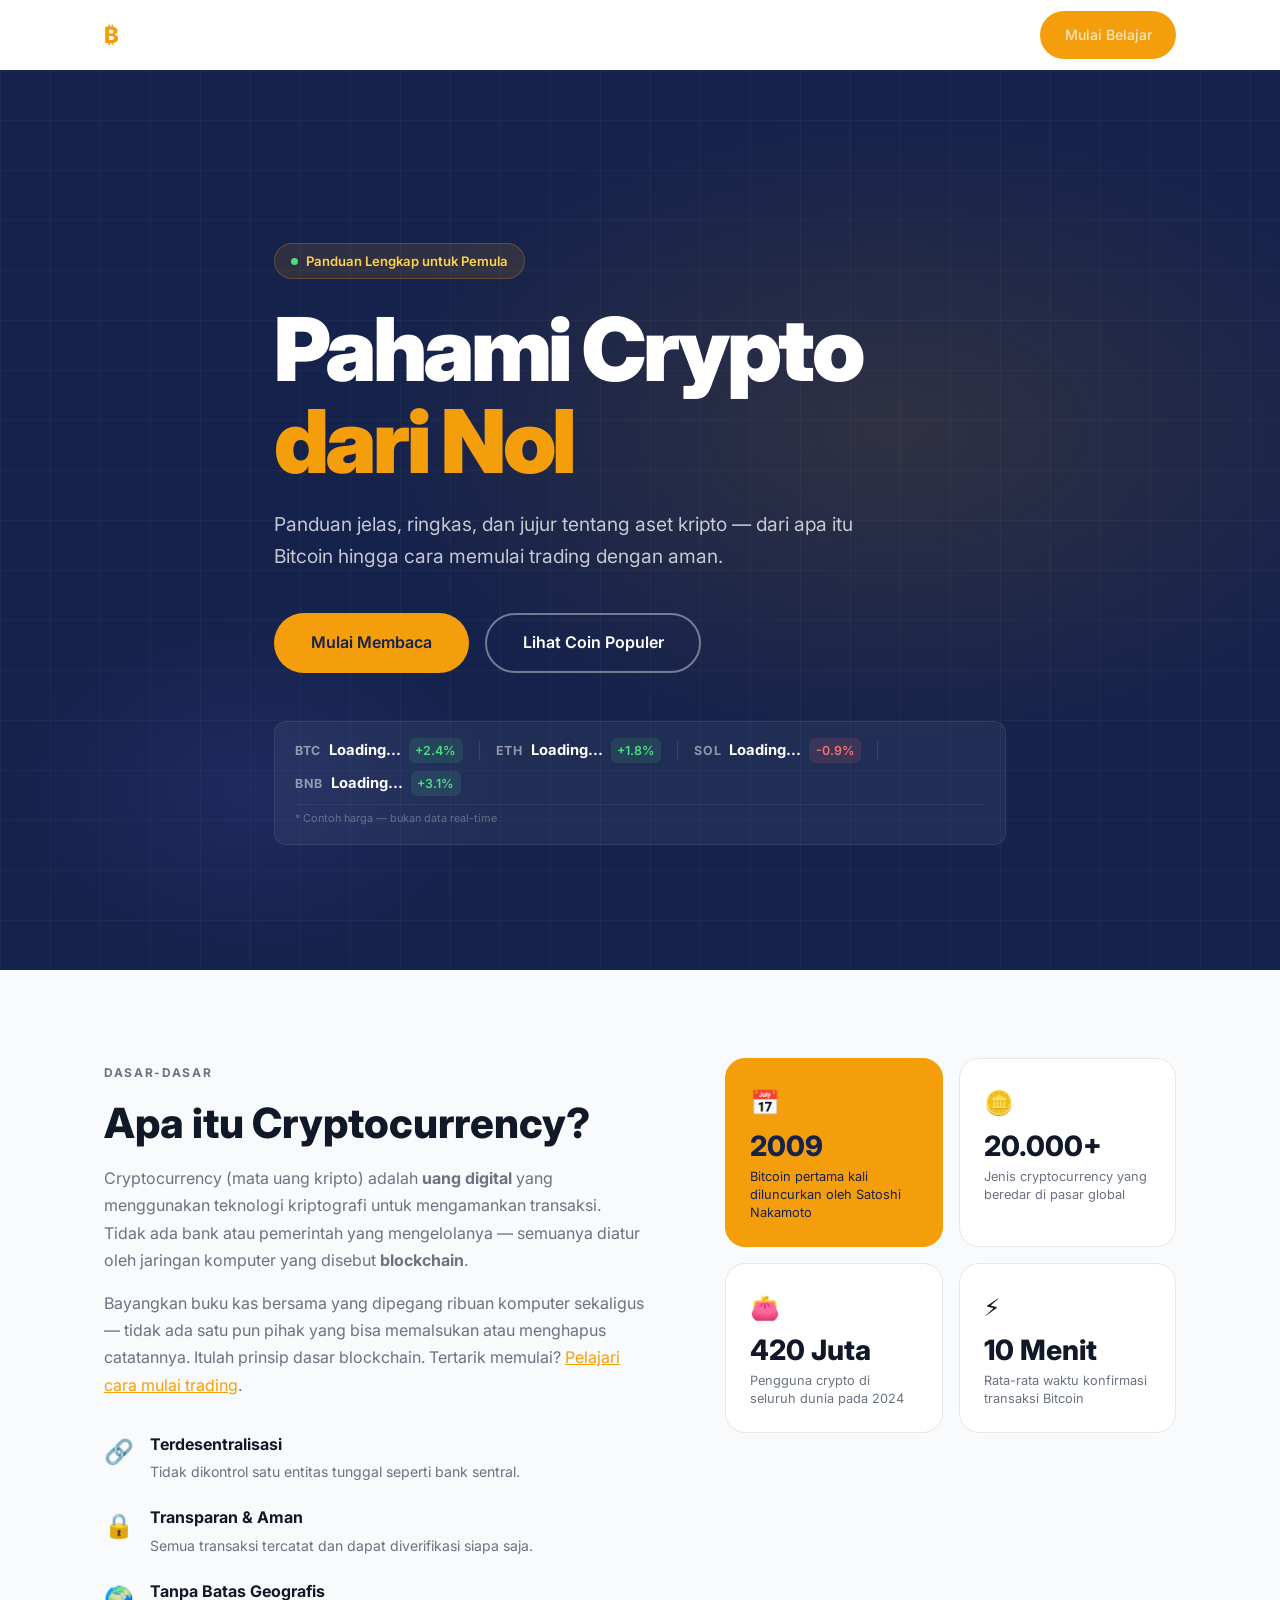
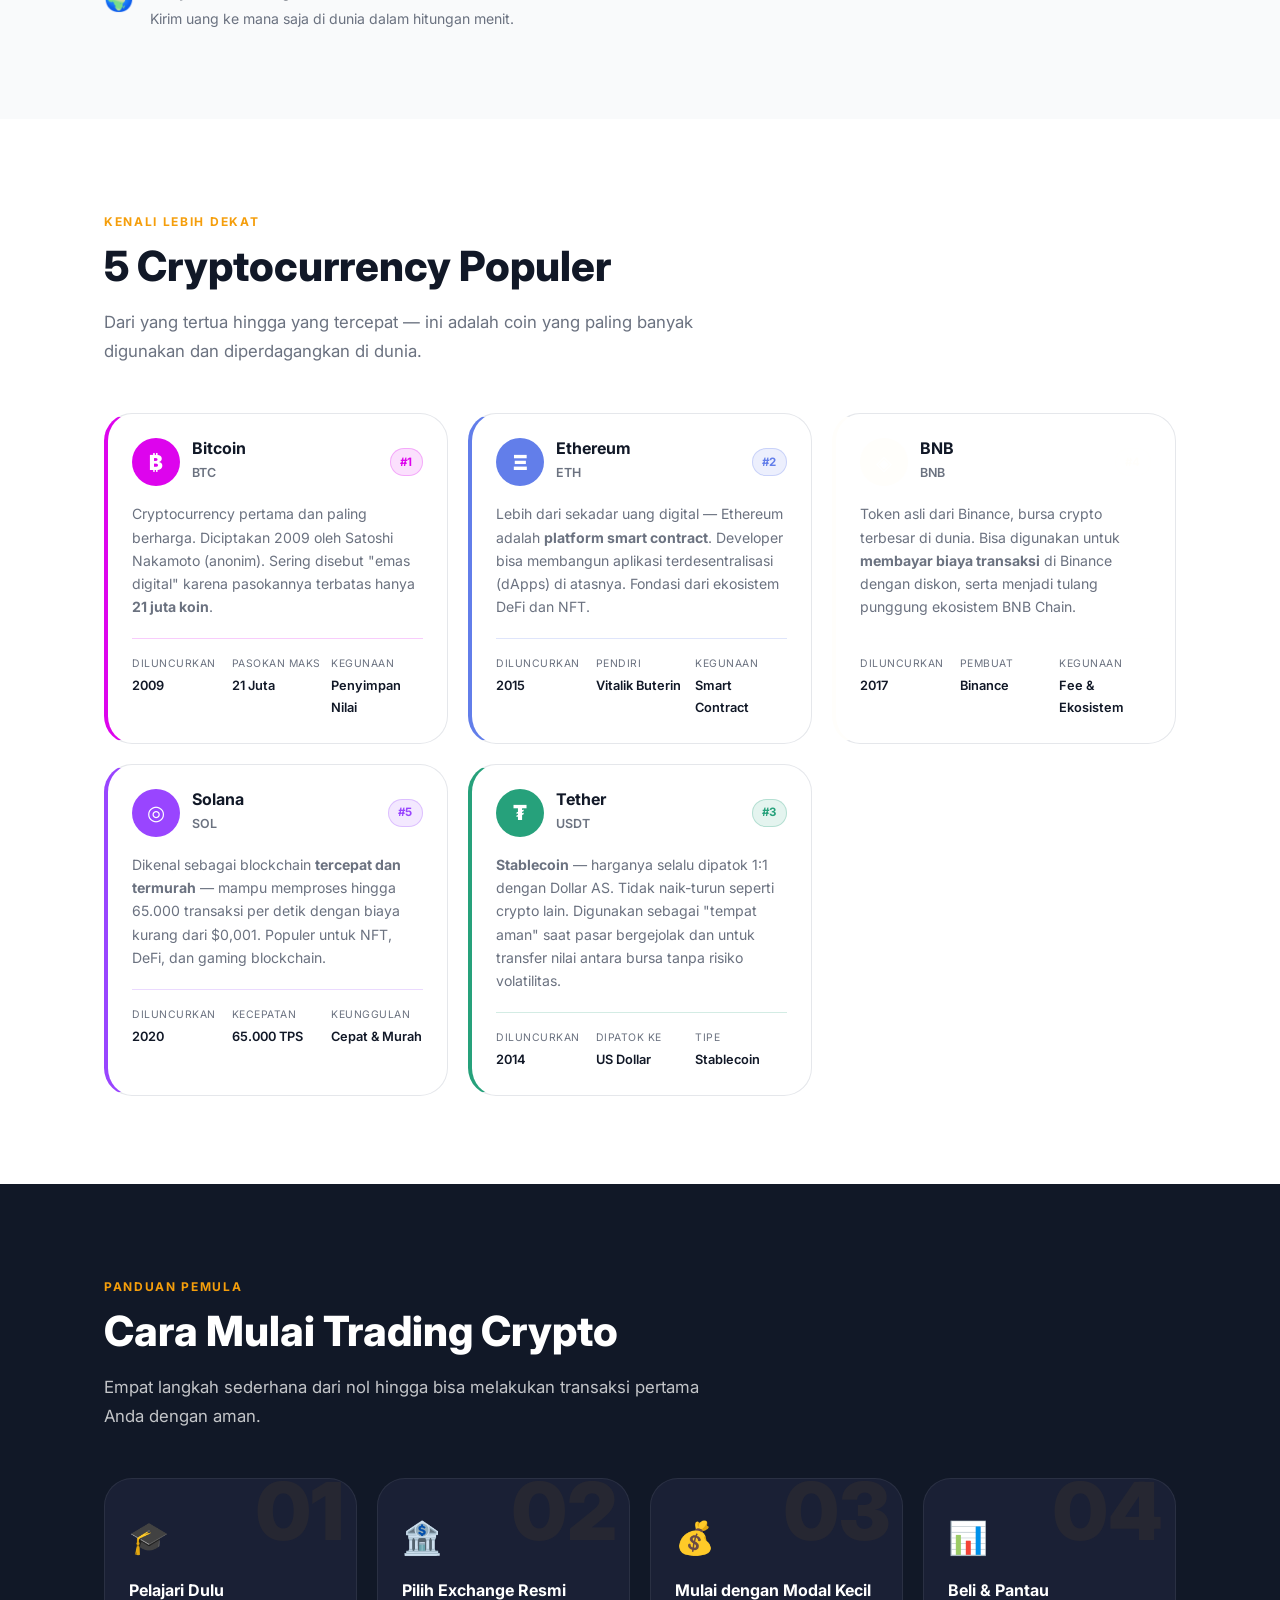
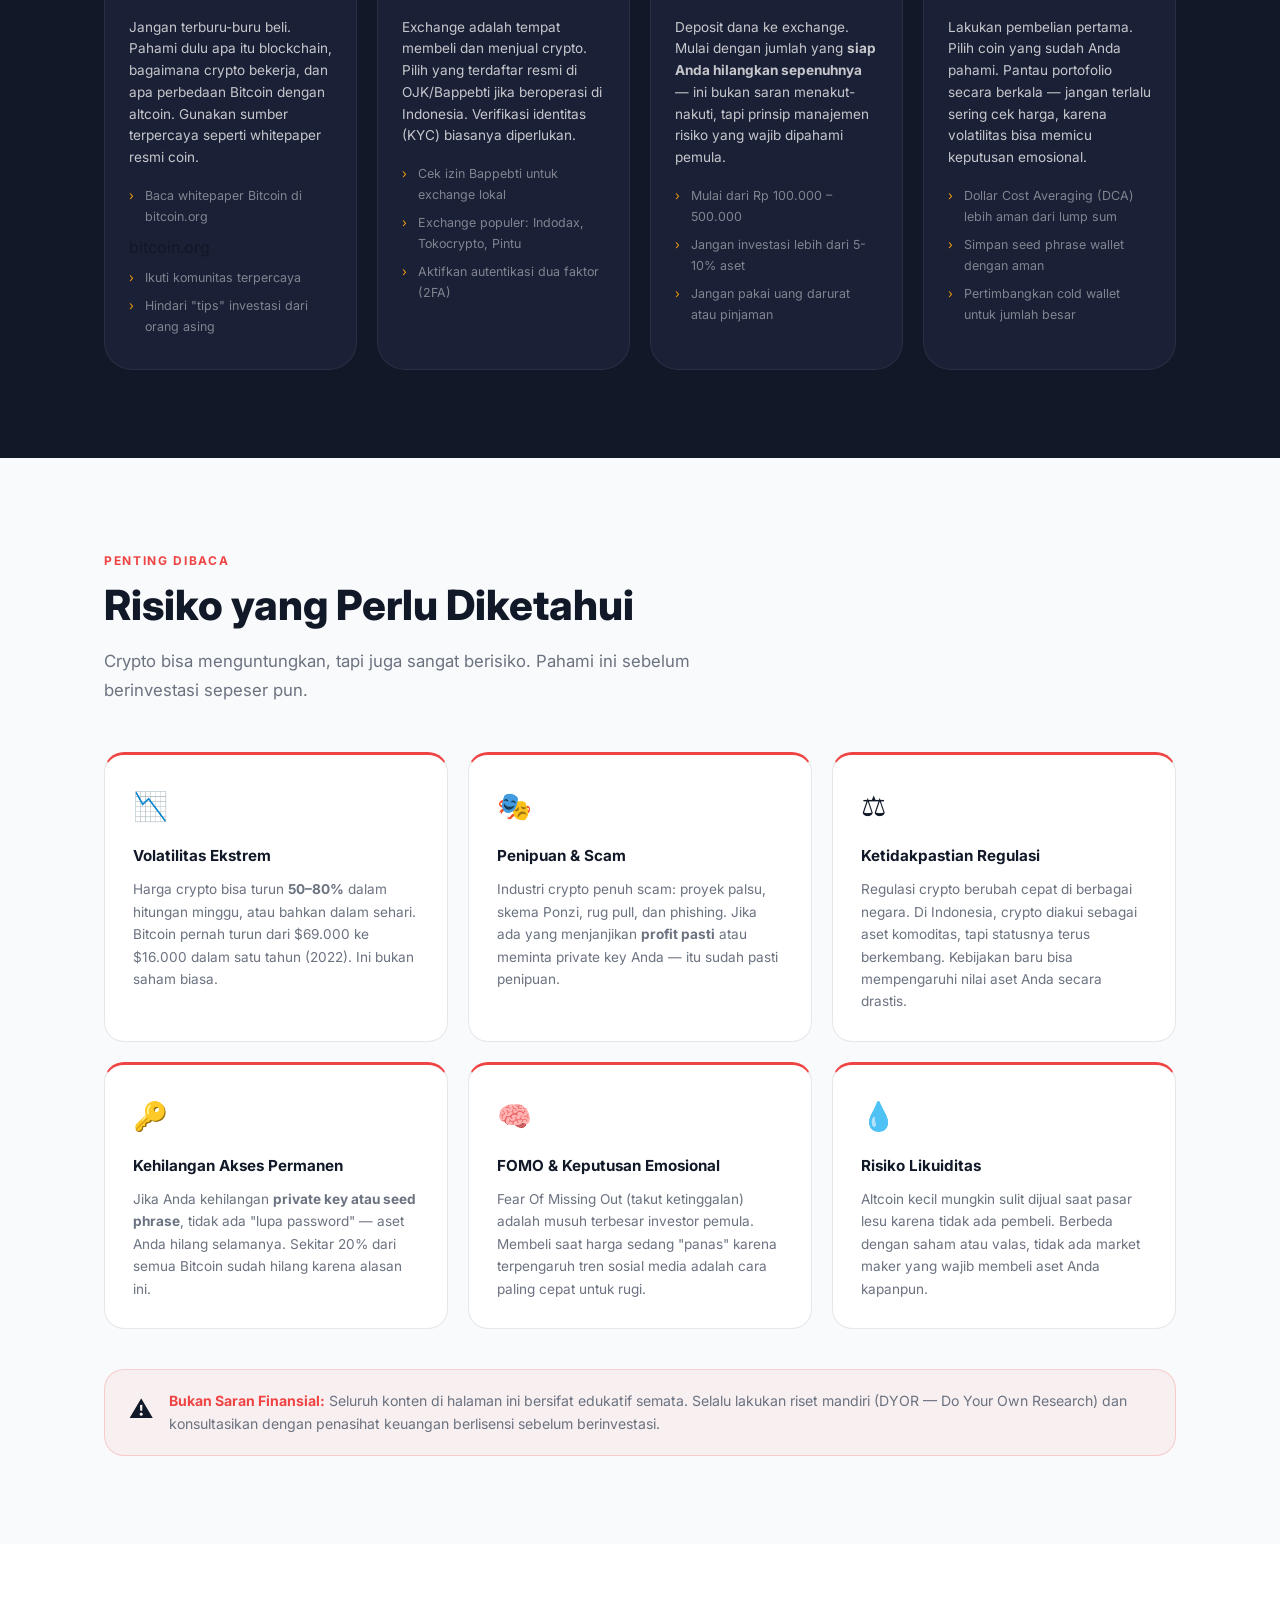
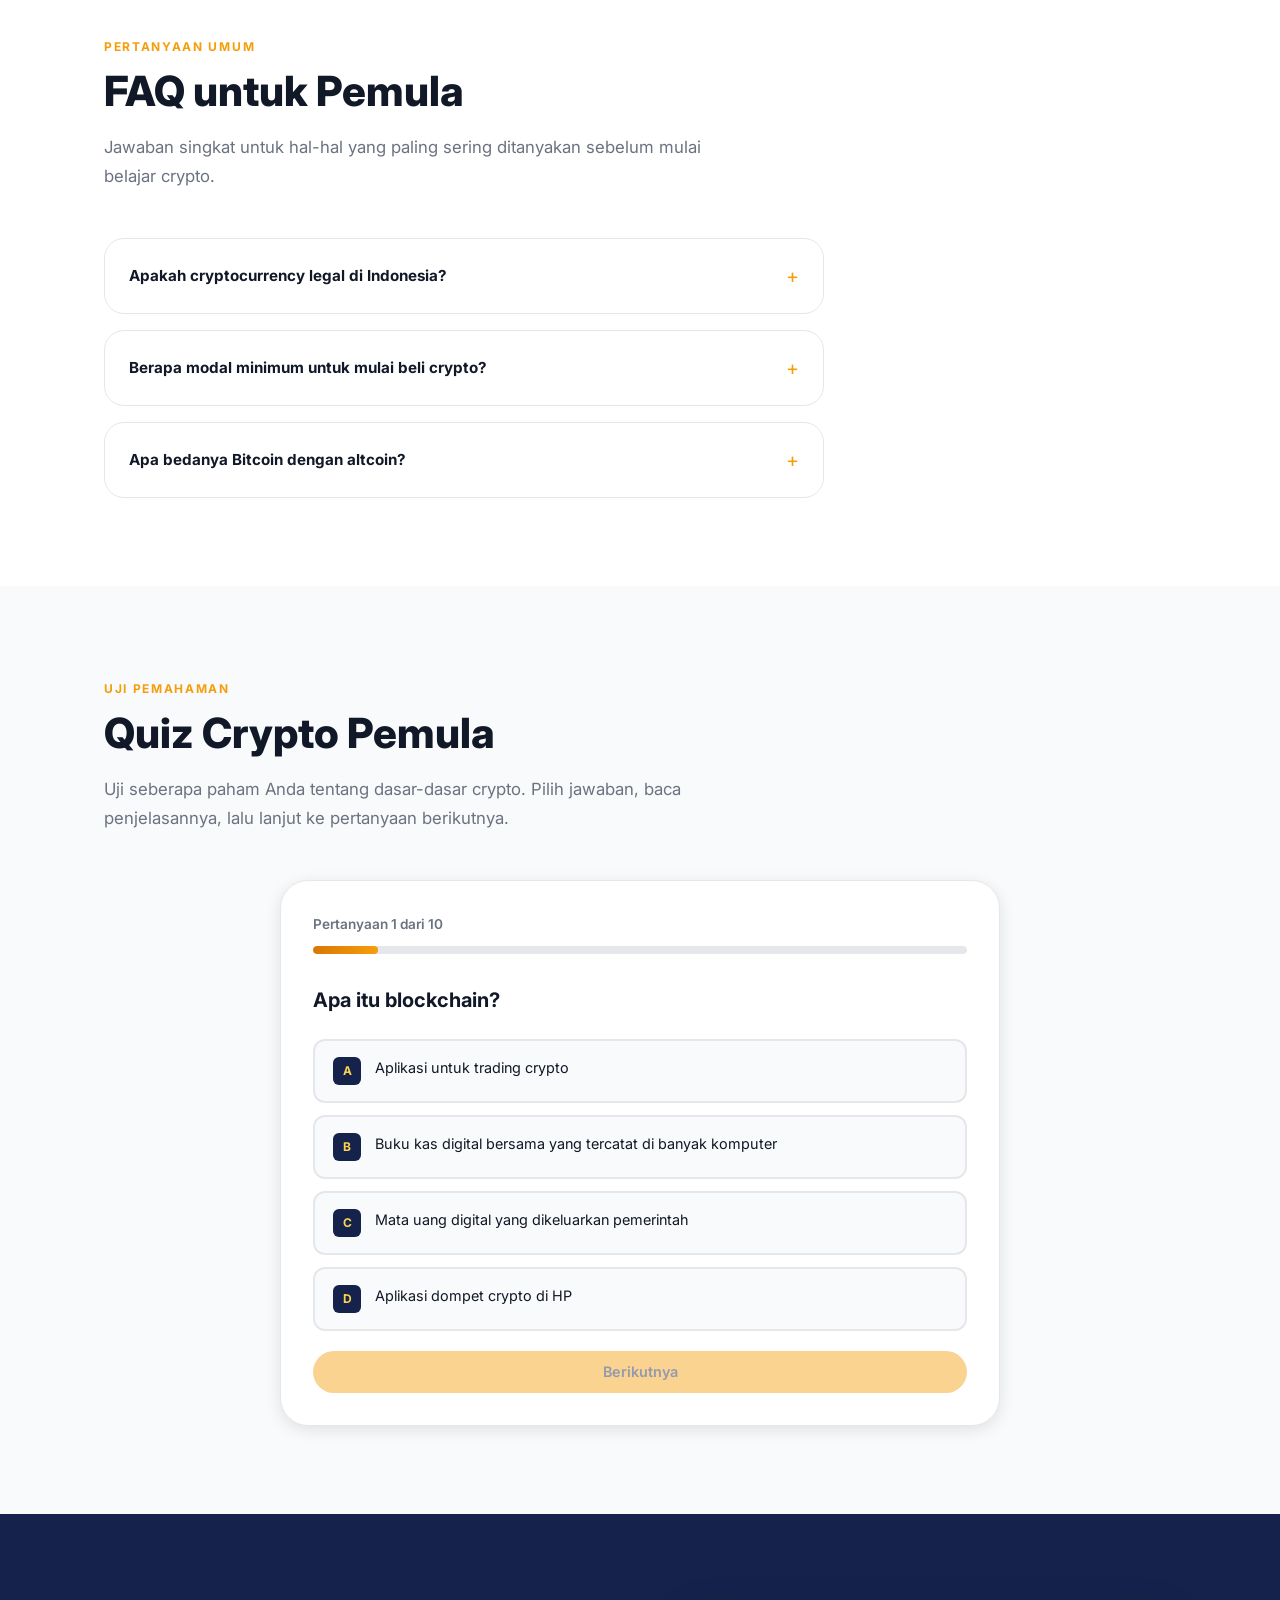
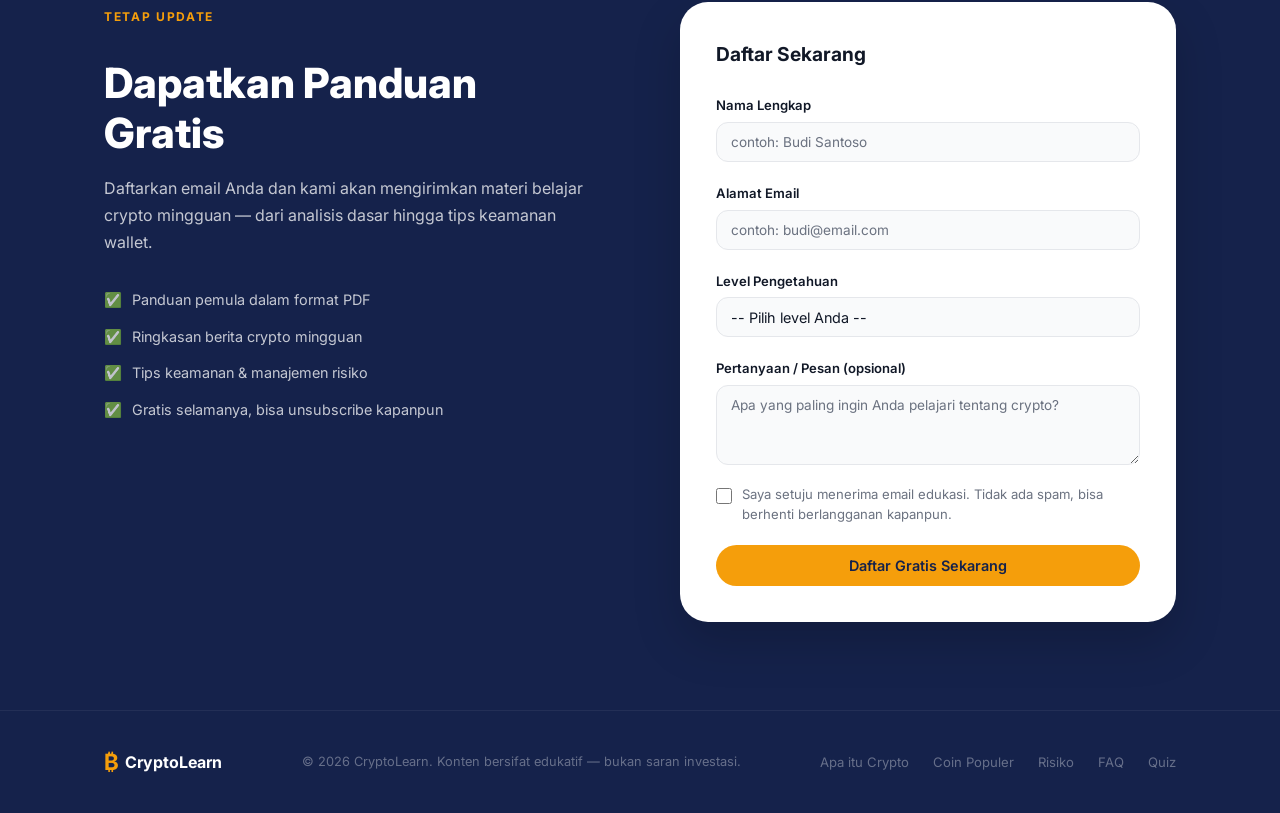
<file: index.html>
<!DOCTYPE html>
<html lang="id">
<head>
  <!-- Meta charset: wajib ada agar teks Indonesia terbaca sempurna -->
  <meta charset="UTF-8" />
  <!-- Viewport: kunci agar layout responsif di HP/tablet -->
  <meta name="viewport" content="width=device-width, initial-scale=1.0" />
  <title>Pahami Crypto dari Nol — Panduan Lengkap untuk Pemula</title>
  <meta name="description" content="Panduan crypto jelas, ringkas, dan jujur untuk pemula. Pelajari apa itu Bitcoin, Ethereum, cara mulai trading dengan aman, dan risiko yang perlu diketahui." />
  <meta name="google-site-verification" content="ZaIb_xKouuXDamSrKfndScjaKUH0bVItPPMoSaJbV18" />

  <!-- Open Graph / Facebook / WhatsApp -->
  <meta property="og:type" content="website" />
  <meta property="og:url" content="https://belajarcrypto.vercel.app/" />
  <meta property="og:title" content="Pahami Crypto dari Nol — Panduan Lengkap untuk Pemula" />
  <meta property="og:description" content="Panduan crypto jelas, ringkas, dan jujur untuk pemula. Pelajari apa itu Bitcoin, Ethereum, cara mulai trading dengan aman, dan risiko yang perlu diketahui." />
  <meta property="og:image" content="https://belajarcrypto.vercel.app/og-image.png" />

<!-- Twitter / X -->
  <meta name="twitter:card" content="summary_large_image" />
  <meta name="twitter:url" content="https://belajarcrypto.vercel.app/" />
  <meta name="twitter:title" content="Pahami Crypto dari Nol — Panduan Lengkap untuk Pemula" />
  <meta name="twitter:description" content="Panduan crypto jelas, ringkas, dan jujur untuk pemula. Pelajari apa itu Bitcoin, Ethereum, cara mulai trading dengan aman, dan risiko yang perlu diketahui." />
  <meta name="twitter:image" content="https://belajarcrypto.vercel.app/og-image.png" />
  
  <!-- Link ke CSS terpisah — pisah HTML (struktur) dan CSS (gaya) adalah praktik terbaik -->
  <link rel="stylesheet" href="crypto.css" />
  <!-- Google Fonts: Inter untuk tampilan modern -->
  <link rel="preconnect" href="https://fonts.googleapis.com" />
  <link rel="preconnect" href="https://fonts.gstatic.com" crossorigin />
  <link href="https://fonts.googleapis.com/css2?family=Inter:wght@400;500;600;700;800;900&display=swap" rel="stylesheet" />
  
  <script type="application/ld+json">
  {
    "@context": "https://schema.org",
    "@type": "WebSite",
    "name": "CryptoLearn",
    "url": "https://belajarcrypto.vercel.app",
    "description": "Panduan lengkap belajar cryptocurrency untuk pemula — dari Bitcoin hingga cara trading aman."
  }
  </script>

  <meta name="ahrefs-site-verification" content="92a8e63d87a856d197e9180f2ad2f25ee760a8063990b559d708480891edba99">
  <script src="https://analytics.ahrefs.com/analytics.js" data-key="Y98MmjoUU13EP7jCRgtbtA" async></script>
</head>
<body>

  <!-- =============================================
       NAVBAR
       Sticky — menempel di atas saat scroll.
       Dibuat transparan di hero, lalu gelap setelah scroll
       (dikendalikan JS di bawah dengan kelas .scrolled).
  ============================================= -->
  <header class="navbar" id="navbar">
    <div class="container navbar__inner">

      <!-- Logo teks dengan ikon simbol cryptocurrency -->
      <a href="#hero" class="navbar__logo">
        <span class="navbar__logo-icon">₿</span>
        CryptoLearn
      </a>

      <!-- Tombol hamburger untuk mobile -->
      <button class="navbar__toggle" id="menuToggle" aria-label="Buka menu">
        <span></span><span></span><span></span>
      </button>

      <!-- Menu navigasi -->
      <nav class="navbar__menu" id="navMenu" aria-label="Navigasi utama">
        <a href="#what-is-crypto">Apa itu Crypto?</a>
        <a href="#coins">Coin Populer</a>
        <a href="#how-to-start">Cara Mulai</a>
        <a href="#risks">Risiko</a>
        <a href="#faq">FAQ</a>
        <a href="#quiz">Quiz</a>
        <a href="#newsletter" class="btn btn--accent">Mulai Belajar</a>
      </nav>

    </div>
  </header>

  <main>

    <!-- =============================================
         HERO SECTION
         Background gelap dengan gradien — gaya khas
         situs finansial/crypto. Teks terang di atasnya.
         Terdapat "ticker" harga simulasi di bawah tagline.
    ============================================= -->
    <section class="hero" id="hero">
      <!-- Lapisan partikel/grid dekoratif di latar -->
      <div class="hero__grid" aria-hidden="true"></div>

      <div class="container hero__content">
        <!-- Lencana kecil pengantar -->
        <span class="hero__badge">
          <span class="hero__badge-dot"></span>
          Panduan Lengkap untuk Pemula
        </span>

        <!-- Judul utama: clamp() membuat ukuran font responsif otomatis -->
        <h1 class="hero__title">
          Pahami Crypto<br />
          <span class="hero__title-accent">dari Nol</span>
        </h1>

        <p class="hero__tagline">
          Panduan jelas, ringkas, dan jujur tentang aset kripto —
          dari apa itu Bitcoin hingga cara memulai trading dengan aman.
        </p>

        <!-- Dua tombol aksi -->
        <div class="hero__actions">
          <a href="#what-is-crypto" class="btn btn--accent btn--lg">Mulai Membaca</a>
          <a href="#coins" class="btn btn--outline-light btn--lg">Lihat Coin Populer</a>
        </div>

        <!-- Ticker harga simulasi — hanya dekorasi edukatif -->
        <div class="ticker" aria-label="Contoh harga crypto (simulasi)">
          <div class="ticker__item">
            <span class="ticker__symbol">BTC</span>
            <span class="ticker__price" id="harga-btc">Loading...</span>
            <span class="ticker__change ticker__change--up">+2.4%</span>
          </div>
          <div class="ticker__divider" aria-hidden="true"></div>
          <div class="ticker__item">
            <span class="ticker__symbol">ETH</span>
            <span class="ticker__price" id="harga-eth">Loading...</span>
            <span class="ticker__change ticker__change--up">+1.8%</span>
          </div>
          <div class="ticker__divider" aria-hidden="true"></div>
          <div class="ticker__item">
            <span class="ticker__symbol">SOL</span>
            <span class="ticker__price" id="harga-sol">Loading...</span>
            <span class="ticker__change ticker__change--down">-0.9%</span>
          </div>
          <div class="ticker__divider" aria-hidden="true"></div>
          <div class="ticker__item">
            <span class="ticker__symbol">BNB</span>
            <span class="ticker__price" id="harga-bnb">Loading...</span>
            <span class="ticker__change ticker__change--up">+3.1%</span>
          </div>
          <!-- Catatan: harga di atas adalah contoh/simulasi, bukan harga real-time -->
          <span class="ticker__note">* Contoh harga — bukan data real-time</span>
        </div>
      </div>
    </section>

    <!-- =============================================
         APA ITU CRYPTO
         Penjelasan dasar dengan blok info visual.
         Layout: teks di kiri, info-cards di kanan (Grid).
    ============================================= -->
    <section class="what-is section" id="what-is-crypto">
      <div class="container">
        <div class="what-is__inner">

          <!-- Kolom kiri: penjelasan teks -->
          <div class="what-is__text">
            <p class="section__label">Dasar-Dasar</p>
            <h2 class="section__title">Apa itu Cryptocurrency?</h2>
            <p>
              Cryptocurrency (mata uang kripto) adalah <strong>uang digital</strong> yang
              menggunakan teknologi kriptografi untuk mengamankan transaksi. Tidak ada bank
              atau pemerintah yang mengelolanya — semuanya diatur oleh jaringan komputer
              yang disebut <strong>blockchain</strong>.
            </p>
            <p>
              Bayangkan buku kas bersama yang dipegang ribuan komputer sekaligus — tidak
              ada satu pun pihak yang bisa memalsukan atau menghapus catatannya.
              Itulah prinsip dasar blockchain.
              Tertarik memulai? <a href="#how-to-start">Pelajari cara mulai trading</a>.
            </p>

            <!-- Poin-poin kunci dengan ikon -->
            <ul class="key-points">
              <li>
                <span class="key-points__icon" aria-hidden="true">🔗</span>
                <div>
                  <strong>Terdesentralisasi</strong>
                  <p>Tidak dikontrol satu entitas tunggal seperti bank sentral.</p>
                </div>
              </li>
              <li>
                <span class="key-points__icon" aria-hidden="true">🔒</span>
                <div>
                  <strong>Transparan & Aman</strong>
                  <p>Semua transaksi tercatat dan dapat diverifikasi siapa saja.</p>
                </div>
              </li>
              <li>
                <span class="key-points__icon" aria-hidden="true">🌍</span>
                <div>
                  <strong>Tanpa Batas Geografis</strong>
                  <p>Kirim uang ke mana saja di dunia dalam hitungan menit.</p>
                </div>
              </li>
            </ul>
          </div>

          <!-- Kolom kanan: kartu-kartu fakta -->
          <div class="what-is__facts">
            <!-- Setiap fact-card adalah blok angka/statistik menarik -->
            <div class="fact-card fact-card--primary">
              <span class="fact-card__icon" aria-hidden="true">📅</span>
              <strong class="fact-card__num">2009</strong>
              <p class="fact-card__label">Bitcoin pertama kali diluncurkan oleh Satoshi Nakamoto</p>
            </div>
            <div class="fact-card">
              <span class="fact-card__icon" aria-hidden="true">🪙</span>
              <strong class="fact-card__num">20.000+</strong>
              <p class="fact-card__label">Jenis cryptocurrency yang beredar di pasar global</p>
            </div>
            <div class="fact-card">
              <span class="fact-card__icon" aria-hidden="true">👛</span>
              <strong class="fact-card__num">420 Juta</strong>
              <p class="fact-card__label">Pengguna crypto di seluruh dunia pada 2024</p>
            </div>
            <div class="fact-card">
              <span class="fact-card__icon" aria-hidden="true">⚡</span>
              <strong class="fact-card__num">10 Menit</strong>
              <p class="fact-card__label">Rata-rata waktu konfirmasi transaksi Bitcoin</p>
            </div>
          </div>

        </div>
      </div>
    </section>

    <!-- =============================================
         5 CRYPTO POPULER
         Grid kartu — satu kartu per coin.
         Setiap kartu memiliki warna tema coin tersebut.
    ============================================= -->
    <section class="coins section" id="coins">
      <div class="container">
        <p class="section__label">Kenali Lebih Dekat</p>
        <h2 class="section__title">5 Cryptocurrency Populer</h2>
        <p class="section__sub">
          Dari yang tertua hingga yang tercepat — ini adalah coin yang paling banyak
          digunakan dan diperdagangkan di dunia.
        </p>

        <!-- Grid kartu coin -->
        <div class="coins__grid">

          <!-- ======= Bitcoin (BTC) ======= -->
          <!-- data-coin digunakan CSS untuk memberi warna tema -->
          <article class="coin-card" data-coin="btc">
            <div class="coin-card__header">
              <!-- Logo coin menggunakan emoji/simbol teks -->
              <div class="coin-card__logo" aria-hidden="true">₿</div>
              <div>
                <h3 class="coin-card__name">Bitcoin</h3>
                <span class="coin-card__symbol">BTC</span>
              </div>
              <!-- Badge peringkat -->
              <span class="coin-card__rank">#1</span>
            </div>
            <p class="coin-card__desc">
              Cryptocurrency pertama dan paling berharga. Diciptakan 2009 oleh
              Satoshi Nakamoto (anonim). Sering disebut "emas digital" karena
              pasokannya terbatas hanya <strong>21 juta koin</strong>.
            </p>
            <!-- Statistik mini -->
            <div class="coin-card__stats">
              <div class="coin-stat">
                <span class="coin-stat__label">Diluncurkan</span>
                <span class="coin-stat__val">2009</span>
              </div>
              <div class="coin-stat">
                <span class="coin-stat__label">Pasokan Maks</span>
                <span class="coin-stat__val">21 Juta</span>
              </div>
              <div class="coin-stat">
                <span class="coin-stat__label">Kegunaan</span>
                <span class="coin-stat__val">Penyimpan Nilai</span>
              </div>
            </div>
          </article>

          <!-- ======= Ethereum (ETH) ======= -->
          <article class="coin-card" data-coin="eth">
            <div class="coin-card__header">
              <div class="coin-card__logo" aria-hidden="true">Ξ</div>
              <div>
                <h3 class="coin-card__name">Ethereum</h3>
                <span class="coin-card__symbol">ETH</span>
              </div>
              <span class="coin-card__rank">#2</span>
            </div>
            <p class="coin-card__desc">
              Lebih dari sekadar uang digital — Ethereum adalah <strong>platform
              smart contract</strong>. Developer bisa membangun aplikasi terdesentralisasi
              (dApps) di atasnya. Fondasi dari ekosistem DeFi dan NFT.
            </p>
            <div class="coin-card__stats">
              <div class="coin-stat">
                <span class="coin-stat__label">Diluncurkan</span>
                <span class="coin-stat__val">2015</span>
              </div>
              <div class="coin-stat">
                <span class="coin-stat__label">Pendiri</span>
                <span class="coin-stat__val">Vitalik Buterin</span>
              </div>
              <div class="coin-stat">
                <span class="coin-stat__label">Kegunaan</span>
                <span class="coin-stat__val">Smart Contract</span>
              </div>
            </div>
          </article>

          <!-- ======= BNB ======= -->
          <article class="coin-card" data-coin="bnb">
            <div class="coin-card__header">
              <div class="coin-card__logo" aria-hidden="true">◈</div>
              <div>
                <h3 class="coin-card__name">BNB</h3>
                <span class="coin-card__symbol">BNB</span>
              </div>
              <span class="coin-card__rank">#4</span>
            </div>
            <p class="coin-card__desc">
              Token asli dari Binance, bursa crypto terbesar di dunia. Bisa digunakan
              untuk <strong>membayar biaya transaksi</strong> di Binance dengan diskon,
              serta menjadi tulang punggung ekosistem BNB Chain.
            </p>
            <div class="coin-card__stats">
              <div class="coin-stat">
                <span class="coin-stat__label">Diluncurkan</span>
                <span class="coin-stat__val">2017</span>
              </div>
              <div class="coin-stat">
                <span class="coin-stat__label">Pembuat</span>
                <span class="coin-stat__val">Binance</span>
              </div>
              <div class="coin-stat">
                <span class="coin-stat__label">Kegunaan</span>
                <span class="coin-stat__val">Fee & Ekosistem</span>
              </div>
            </div>
          </article>

          <!-- ======= Solana (SOL) ======= -->
          <article class="coin-card" data-coin="sol">
            <div class="coin-card__header">
              <div class="coin-card__logo" aria-hidden="true">◎</div>
              <div>
                <h3 class="coin-card__name">Solana</h3>
                <span class="coin-card__symbol">SOL</span>
              </div>
              <span class="coin-card__rank">#5</span>
            </div>
            <p class="coin-card__desc">
              Dikenal sebagai blockchain <strong>tercepat dan termurah</strong> —
              mampu memproses hingga 65.000 transaksi per detik dengan biaya kurang
              dari $0,001. Populer untuk NFT, DeFi, dan gaming blockchain.
            </p>
            <div class="coin-card__stats">
              <div class="coin-stat">
                <span class="coin-stat__label">Diluncurkan</span>
                <span class="coin-stat__val">2020</span>
              </div>
              <div class="coin-stat">
                <span class="coin-stat__label">Kecepatan</span>
                <span class="coin-stat__val">65.000 TPS</span>
              </div>
              <div class="coin-stat">
                <span class="coin-stat__label">Keunggulan</span>
                <span class="coin-stat__val">Cepat & Murah</span>
              </div>
            </div>
          </article>

          <!-- ======= USDT (Tether) ======= -->
          <article class="coin-card" data-coin="usdt">
            <div class="coin-card__header">
              <div class="coin-card__logo" aria-hidden="true">₮</div>
              <div>
                <h3 class="coin-card__name">Tether</h3>
                <span class="coin-card__symbol">USDT</span>
              </div>
              <span class="coin-card__rank">#3</span>
            </div>
            <p class="coin-card__desc">
              <strong>Stablecoin</strong> — harganya selalu dipatok 1:1 dengan
              Dollar AS. Tidak naik-turun seperti crypto lain. Digunakan sebagai
              "tempat aman" saat pasar bergejolak dan untuk transfer nilai antara
              bursa tanpa risiko volatilitas.
            </p>
            <div class="coin-card__stats">
              <div class="coin-stat">
                <span class="coin-stat__label">Diluncurkan</span>
                <span class="coin-stat__val">2014</span>
              </div>
              <div class="coin-stat">
                <span class="coin-stat__label">Dipatok ke</span>
                <span class="coin-stat__val">US Dollar</span>
              </div>
              <div class="coin-stat">
                <span class="coin-stat__label">Tipe</span>
                <span class="coin-stat__val">Stablecoin</span>
              </div>
            </div>
          </article>

        </div>
      </div>
    </section>

    <!-- =============================================
         CARA MULAI TRADING
         4 langkah berurutan — ditampilkan sebagai
         timeline horizontal dengan nomor langkah besar.
    ============================================= -->
    <section class="how-to section" id="how-to-start">
      <div class="container">
        <p class="section__label">Panduan Pemula</p>
        <h2 class="section__title">Cara Mulai Trading Crypto</h2>
        <p class="section__sub">
          Empat langkah sederhana dari nol hingga bisa melakukan transaksi
          pertama Anda dengan aman.
        </p>

        <!-- Grid 4 langkah -->
        <div class="steps__grid">

          <!-- Langkah 1 -->
          <div class="step">
            <!-- Nomor langkah besar sebagai elemen dekoratif -->
            <div class="step__number" aria-hidden="true">01</div>
            <div class="step__icon" aria-hidden="true">🎓</div>
            <h3 class="step__title">Pelajari Dulu</h3>
            <p class="step__desc">
              Jangan terburu-buru beli. Pahami dulu apa itu blockchain, bagaimana
              crypto bekerja, dan apa perbedaan Bitcoin dengan altcoin.
              Gunakan sumber terpercaya seperti whitepaper resmi coin.
            </p>
            <ul class="step__tips">
            <li>Baca whitepaper Bitcoin di <a href="https://bitcoin.org" target="_blank">bitcoin.org</a></li>
              <a href="https://bitcoin.org" target="_blank">bitcoin.org</a></li>
              <li>Ikuti komunitas terpercaya</li>
              <li>Hindari "tips" investasi dari orang asing</li>
            </ul>
          </div>

          <!-- Langkah 2 -->
          <div class="step">
            <div class="step__number" aria-hidden="true">02</div>
            <div class="step__icon" aria-hidden="true">🏦</div>
            <h3 class="step__title">Pilih Exchange Resmi</h3>
            <p class="step__desc">
              Exchange adalah tempat membeli dan menjual crypto. Pilih yang terdaftar
              resmi di OJK/Bappebti jika beroperasi di Indonesia.
              Verifikasi identitas (KYC) biasanya diperlukan.
            </p>
            <ul class="step__tips">
              <li>Cek izin Bappebti untuk exchange lokal</li>
              <li>Exchange populer: 
                <a href="https://indodax.com" target="_blank">Indodax</a>, 
                <a href="https://tokocrypto.com" target="_blank">Tokocrypto</a>, 
                <a href="https://pintu.co.id" target="_blank">Pintu</a></li>
              <li>Aktifkan autentikasi dua faktor (2FA)</li>
            </ul>
          </div>

          <!-- Langkah 3 -->
          <div class="step">
            <div class="step__number" aria-hidden="true">03</div>
            <div class="step__icon" aria-hidden="true">💰</div>
            <h3 class="step__title">Mulai dengan Modal Kecil</h3>
            <p class="step__desc">
              Deposit dana ke exchange. Mulai dengan jumlah yang <strong>siap
              Anda hilangkan sepenuhnya</strong> — ini bukan saran menakut-nakuti,
              tapi prinsip manajemen risiko yang wajib dipahami pemula.
            </p>
            <ul class="step__tips">
              <li>Mulai dari Rp 100.000 – 500.000</li>
              <li>Jangan investasi lebih dari 5-10% aset</li>
              <li>Jangan pakai uang darurat atau pinjaman</li>
            </ul>
          </div>

          <!-- Langkah 4 -->
          <div class="step">
            <div class="step__number" aria-hidden="true">04</div>
            <div class="step__icon" aria-hidden="true">📊</div>
            <h3 class="step__title">Beli & Pantau</h3>
            <p class="step__desc">
              Lakukan pembelian pertama. Pilih coin yang sudah Anda pahami.
              Pantau portofolio secara berkala — jangan terlalu sering cek harga,
              karena volatilitas bisa memicu keputusan emosional.
            </p>
            <ul class="step__tips">
              <li>Dollar Cost Averaging (DCA) lebih aman dari lump sum</li>
              <li>Simpan seed phrase wallet dengan aman</li>
              <li>Pertimbangkan cold wallet untuk jumlah besar</li>
            </ul>
          </div>

        </div>
      </div>
    </section>

    <!-- =============================================
         RISIKO YANG PERLU DIKETAHUI
         Section peringatan — background berbeda (merah gelap)
         untuk memberikan sinyal visual "hati-hati".
    ============================================= -->
    <section class="risks section" id="risks">
      <div class="container">
        <p class="section__label section__label--warning">Penting Dibaca</p>
        <h2 class="section__title">Risiko yang Perlu Diketahui</h2>
        <p class="section__sub">
          Crypto bisa menguntungkan, tapi juga sangat berisiko.
          Pahami ini sebelum berinvestasi sepeser pun.
        </p>

        <!-- Grid kartu risiko -->
        <div class="risks__grid">

          <div class="risk-card">
            <div class="risk-card__icon" aria-hidden="true">📉</div>
            <h3 class="risk-card__title">Volatilitas Ekstrem</h3>
            <p>
              Harga crypto bisa turun <strong>50–80%</strong> dalam hitungan minggu,
              atau bahkan dalam sehari. Bitcoin pernah turun dari $69.000 ke $16.000
              dalam satu tahun (2022). Ini bukan saham biasa.
            </p>
          </div>

          <div class="risk-card">
            <div class="risk-card__icon" aria-hidden="true">🎭</div>
            <h3 class="risk-card__title">Penipuan & Scam</h3>
            <p>
              Industri crypto penuh scam: proyek palsu, skema Ponzi, rug pull, dan
              phishing. Jika ada yang menjanjikan <strong>profit pasti</strong> atau
              meminta private key Anda — itu sudah pasti penipuan.
            </p>
          </div>

          <div class="risk-card">
            <div class="risk-card__icon" aria-hidden="true">⚖️</div>
            <h3 class="risk-card__title">Ketidakpastian Regulasi</h3>
            <p>
              Regulasi crypto berubah cepat di berbagai negara. Di Indonesia,
              crypto diakui sebagai aset komoditas, tapi statusnya terus berkembang.
              Kebijakan baru bisa mempengaruhi nilai aset Anda secara drastis.
            </p>
          </div>

          <div class="risk-card">
            <div class="risk-card__icon" aria-hidden="true">🔑</div>
            <h3 class="risk-card__title">Kehilangan Akses Permanen</h3>
            <p>
              Jika Anda kehilangan <strong>private key atau seed phrase</strong>,
              tidak ada "lupa password" — aset Anda hilang selamanya. Sekitar
              20% dari semua Bitcoin sudah hilang karena alasan ini.
            </p>
          </div>

          <div class="risk-card">
            <div class="risk-card__icon" aria-hidden="true">🧠</div>
            <h3 class="risk-card__title">FOMO & Keputusan Emosional</h3>
            <p>
              Fear Of Missing Out (takut ketinggalan) adalah musuh terbesar investor
              pemula. Membeli saat harga sedang "panas" karena terpengaruh tren
              sosial media adalah cara paling cepat untuk rugi.
            </p>
          </div>

          <div class="risk-card">
            <div class="risk-card__icon" aria-hidden="true">💧</div>
            <h3 class="risk-card__title">Risiko Likuiditas</h3>
            <p>
              Altcoin kecil mungkin sulit dijual saat pasar lesu karena tidak ada
              pembeli. Berbeda dengan saham atau valas, tidak ada market maker
              yang wajib membeli aset Anda kapanpun.
            </p>
          </div>

        </div>

        <!-- Kotak peringatan tegas di bawah grid -->
        <div class="disclaimer">
          <span class="disclaimer__icon" aria-hidden="true">⚠️</span>
          <p>
            <strong>Bukan Saran Finansial:</strong> Seluruh konten di halaman ini
            bersifat edukatif semata. Selalu lakukan riset mandiri (DYOR — Do Your
            Own Research) dan konsultasikan dengan penasihat keuangan berlisensi
            sebelum berinvestasi.
          </p>
        </div>

      </div>
    </section>

    <!-- =============================================
         FAQ
         Tiga pertanyaan umum pemula — klik untuk buka jawaban.
    ============================================= -->
    <section class="faq section" id="faq">
      <div class="container">
        <p class="section__label">Pertanyaan Umum</p>
        <h2 class="section__title">FAQ untuk Pemula</h2>
        <p class="section__sub">
          Jawaban singkat untuk hal-hal yang paling sering ditanyakan
          sebelum mulai belajar crypto.
        </p>

        <div class="faq__list">

          <details class="faq__item">
            <summary>Apakah cryptocurrency legal di Indonesia?</summary>
            <p class="faq__answer">
              Ya, crypto diakui sebagai <strong>aset komoditas</strong> di Indonesia
              dan boleh diperdagangkan melalui bursa yang terdaftar di Bappebti.
              Namun, crypto <strong>bukan alat pembayaran resmi</strong> — Rupiah
              tetap satu-satunya mata uang yang sah untuk transaksi sehari-hari.
            </p>
          </details>

          <details class="faq__item">
            <summary>Berapa modal minimum untuk mulai beli crypto?</summary>
            <p class="faq__answer">
              Tidak ada jumlah pasti, tapi banyak exchange lokal memungkinkan pembelian
              mulai dari <strong>Rp 10.000–50.000</strong>. Yang lebih penting: hanya
              gunakan uang yang siap Anda hilangkan, dan mulai kecil sambil belajar
              cara kerja pasar crypto.
            </p>
          </details>

          <details class="faq__item">
            <summary>Apa bedanya Bitcoin dengan altcoin?</summary>
            <p class="faq__answer">
              <strong>Bitcoin (BTC)</strong> adalah crypto pertama, paling dikenal,
              dan sering dianggap "emas digital" karena pasokannya terbatas.
              <strong>Altcoin</strong> adalah semua crypto selain Bitcoin — seperti
              Ethereum, Solana, atau BNB — yang biasanya punya tujuan atau teknologi
              berbeda, dengan risiko dan volatilitas yang umumnya lebih tinggi.
            </p>
          </details>

        </div>
      </div>
    </section>

    <!-- =============================================
         QUIZ INTERAKTIF
         10 pertanyaan pilihan ganda — satu per layar.
    ============================================= -->
    <section class="quiz section" id="quiz">
      <div class="container">
        <p class="section__label">Uji Pemahaman</p>
        <h2 class="section__title">Quiz Crypto Pemula</h2>
        <p class="section__sub">
          Uji seberapa paham Anda tentang dasar-dasar crypto.
          Pilih jawaban, baca penjelasannya, lalu lanjut ke pertanyaan berikutnya.
        </p>

        <div class="quiz__card" id="quizCard">

          <!-- Progress bar -->
          <div class="quiz__progress" id="quizProgress">
            <p class="quiz__progress-text" id="quizProgressText">Pertanyaan 1 dari 10</p>
            <div class="quiz__progress-bar" role="progressbar" aria-valuemin="1" aria-valuemax="10" aria-valuenow="1" id="quizProgressBar">
              <div class="quiz__progress-fill" id="quizProgressFill"></div>
            </div>
          </div>

          <!-- Tampilan pertanyaan -->
          <div class="quiz__body" id="quizBody">
            <h3 class="quiz__question" id="quizQuestion"></h3>
            <div class="quiz__options" id="quizOptions" role="group" aria-label="Pilihan jawaban"></div>
            <div class="quiz__explanation" id="quizExplanation" hidden aria-live="polite"></div>
            <button type="button" class="btn btn--accent btn--full quiz__next" id="quizNext" disabled>
              Berikutnya
            </button>
          </div>

          <!-- Tampilan skor akhir -->
          <div class="quiz__result" id="quizResult" hidden>
            <div class="quiz__result-icon" id="quizResultIcon" aria-hidden="true">🏆</div>
            <h3 class="quiz__result-title" id="quizResultTitle">Selesai!</h3>
            <p class="quiz__result-score" id="quizResultScore"></p>
            <p class="quiz__result-message" id="quizResultMessage"></p>
            <button type="button" class="btn btn--quiz-restart btn--full" id="quizRestart">
              Ulangi Quiz
            </button>
          </div>

        </div>
      </div>
    </section>

    <!-- =============================================
         NEWSLETTER / KONTAK
         Form email dengan desain clean.
         <form> dengan action="#" tidak mengirim data
         ke mana-mana — hanya demonstrasi struktur HTML.
    ============================================= -->
    <section class="newsletter section" id="newsletter">
      <div class="container">
        <div class="newsletter__inner">

          <!-- Sisi kiri: teks ajakan -->
          <div class="newsletter__text">
            <p class="section__label">Tetap Update</p>
            <h2 class="section__title">Dapatkan Panduan Gratis</h2>
            <p>
              Daftarkan email Anda dan kami akan mengirimkan materi belajar crypto
              mingguan — dari analisis dasar hingga tips keamanan wallet.
            </p>

            <!-- Daftar keuntungan berlangganan -->
            <ul class="newsletter__perks">
              <li>
                <span aria-hidden="true">✅</span>
                Panduan pemula dalam format PDF
              </li>
              <li>
                <span aria-hidden="true">✅</span>
                Ringkasan berita crypto mingguan
              </li>
              <li>
                <span aria-hidden="true">✅</span>
                Tips keamanan & manajemen risiko
              </li>
              <li>
                <span aria-hidden="true">✅</span>
                Gratis selamanya, bisa unsubscribe kapanpun
              </li>
            </ul>
          </div>

          <!-- Sisi kanan: form -->
          <div class="newsletter__form-wrap">
            <!-- action="#" = form tidak dikirim ke mana-mana (hanya demonstrasi) -->
            <!-- novalidate dihapus agar browser validasi bawaan aktif -->
            <form class="newsletter__form" id="newsletterForm" action="#" method="post">
              <h3 class="form__title">Daftar Sekarang</h3>

              <!-- Grup field: label + input selalu dipasangkan via 'for' & 'id' -->
              <div class="form__group">
                <!-- for="nama" menghubungkan label ke input dengan id="nama" -->
                <label for="nama" class="form__label">Nama Lengkap</label>
                <input
                  type="text"
                  id="nama"
                  name="nama"
                  class="form__input"
                  placeholder="contoh: Budi Santoso"
                  required
                  autocomplete="name"
                />
              </div>

              <div class="form__group">
                <label for="email" class="form__label">Alamat Email</label>
                <!-- type="email": browser akan validasi format email secara otomatis -->
                <input
                  type="email"
                  id="email"
                  name="email"
                  class="form__input"
                  placeholder="contoh: budi@email.com"
                  required
                  autocomplete="email"
                />
              </div>

              <div class="form__group">
                <label for="level" class="form__label">Level Pengetahuan</label>
                <!-- <select> untuk pilihan terbatas -->
                <select id="level" name="level" class="form__select">
                  <option value="">-- Pilih level Anda --</option>
                  <option value="beginner">Pemula — belum pernah beli crypto</option>
                  <option value="intermediate">Menengah — sudah pernah trading</option>
                  <option value="advanced">Mahir — ingin tips lebih dalam</option>
                </select>
              </div>

              <div class="form__group">
                <label for="pesan" class="form__label">Pertanyaan / Pesan (opsional)</label>
                <!-- <textarea> untuk teks panjang multi-baris -->
                <textarea
                  id="pesan"
                  name="pesan"
                  class="form__textarea"
                  rows="3"
                  placeholder="Apa yang paling ingin Anda pelajari tentang crypto?"
                ></textarea>
              </div>

              <!-- Checkbox persetujuan — elemen form yang sering dilupakan pemula -->
              <div class="form__checkbox-group">
                <input type="checkbox" id="agree" name="agree" required />
                <label for="agree">
                  Saya setuju menerima email edukasi. Tidak ada spam, bisa berhenti
                  berlangganan kapanpun.
                </label>
              </div>

              <!-- Tombol submit -->
              <button type="submit" class="btn btn--accent btn--full">
                Daftar Gratis Sekarang
              </button>

              <!-- Pesan sukses — tersembunyi, ditampilkan JS setelah submit -->
              <p class="form__success" id="formSuccess" aria-live="polite">
                🎉 Terima kasih! Cek email Anda untuk panduan pertama.
              </p>
            </form>
          </div>

        </div>
      </div>
    </section>

  </main>

  <!-- =============================================
       FOOTER
  ============================================= -->
  <footer class="footer">
    <div class="container footer__inner">
      <div class="footer__brand">
        <span class="navbar__logo-icon">₿</span>
        <span>CryptoLearn</span>
      </div>
      <p class="footer__copy">
        &copy; 2026 CryptoLearn. Konten bersifat edukatif — bukan saran investasi.
      </p>
      <nav class="footer__links" aria-label="Link footer">
        <a href="#what-is-crypto">Apa itu Crypto</a>
        <a href="#coins">Coin Populer</a>
        <a href="#risks">Risiko</a>
        <a href="#faq">FAQ</a>
        <a href="#quiz">Quiz</a>
      </nav>
    </div>
  </footer>

  <!-- =============================================
       JAVASCRIPT
       Tiga fungsi:
       1. Hamburger menu mobile
       2. Navbar berubah setelah scroll
       3. Intercept submit form — tampilkan pesan sukses
  ============================================= -->
  <script>
    /* ——— 1. Hamburger Menu ——— */
    const toggle = document.getElementById('menuToggle');
    const menu   = document.getElementById('navMenu');

    toggle.addEventListener('click', () => {
      const isOpen = menu.classList.toggle('open');
      toggle.classList.toggle('active');
      toggle.setAttribute('aria-expanded', isOpen);
    });

    // Tutup menu saat link diklik
    menu.querySelectorAll('a').forEach(link => {
      link.addEventListener('click', () => {
        menu.classList.remove('open');
        toggle.classList.remove('active');
        toggle.setAttribute('aria-expanded', 'false');
      });
    });

    /* ——— 2. Navbar "scrolled" class ———
       IntersectionObserver lebih efisien daripada event scroll
       karena tidak terpicu setiap pixel scroll */
    const navbar = document.getElementById('navbar');
    const heroSection = document.querySelector('.hero');

    const observer = new IntersectionObserver(
      ([entry]) => {
        // Jika hero tidak lagi terlihat (user sudah scroll melewatinya), tambah .scrolled
        navbar.classList.toggle('scrolled', !entry.isIntersecting);
      },
      { threshold: 0.1 }
    );
    observer.observe(heroSection);

    /* ——— 3. Form Submit ——— */
    const form        = document.getElementById('newsletterForm');
    const successMsg  = document.getElementById('formSuccess');

    form.addEventListener('submit', async (e) => {
  e.preventDefault();

  const nama = document.getElementById('nama').value;
  const email = document.getElementById('email').value;

  try {
    const response = await fetch('https://web-production-0504a.up.railway.app/daftar', {
      method: 'POST',
      headers: { 'Content-Type': 'application/json' },
      body: JSON.stringify({ nama, email })
    });

    const data = await response.json();

    if (response.ok) {
      successMsg.textContent = '🎉 ' + data.pesan;
      successMsg.classList.add('visible');
      form.reset();
      setTimeout(() => successMsg.classList.remove('visible'), 5000);
    }
  } catch (error) {
    successMsg.textContent = '❌ Gagal terhubung ke server.';
    successMsg.classList.add('visible');
  }
});

        // Ambil harga crypto real-time
    async function ambilHargaCrypto() {
        const coins = [
            { id: "harga-btc", pasangan: "BTC-USD" },
            { id: "harga-eth", pasangan: "ETH-USD" },
            { id: "harga-sol", pasangan: "SOL-USD" },
            { id: "harga-bnb", pasangan: "BNB-USD" }
        ];

        for (const coin of coins) {
            const response = await fetch("https://api.coinbase.com/v2/prices/" + coin.pasangan + "/spot");
            const data = await response.json();
            document.getElementById(coin.id).textContent = "$" + parseFloat(data.data.amount).toFixed(2);
        }
    }

ambilHargaCrypto();

    /* ——— 4. Quiz Interaktif ——— */
    const quizQuestions = [
      {
        question: 'Apa itu blockchain?',
        options: [
          'Aplikasi untuk trading crypto',
          'Buku kas digital bersama yang tercatat di banyak komputer',
          'Mata uang digital yang dikeluarkan pemerintah',
          'Aplikasi dompet crypto di HP'
        ],
        correct: 1,
        explanation: 'Blockchain adalah buku besar digital terdistribusi. Setiap transaksi tercatat di banyak komputer sekaligus sehingga sulit dimanipulasi.'
      },
      {
        question: 'Siapa yang pertama kali menciptakan Bitcoin?',
        options: [
          'Vitalik Buterin',
          'Elon Musk',
          'Satoshi Nakamoto',
          'Tim Binance'
        ],
        correct: 2,
        explanation: 'Bitcoin diluncurkan tahun 2009 oleh Satoshi Nakamoto — nama samaran yang identitas aslinya belum diketahui secara pasti.'
      },
      {
        question: 'Apa keunggulan utama Ethereum dibanding sekadar uang digital?',
        options: [
          'Harganya selalu stabil',
          'Pasokannya dibatasi 21 juta koin',
          'Menyediakan platform smart contract dan dApps',
          'Hanya bisa dibeli di Indonesia'
        ],
        correct: 2,
        explanation: 'Ethereum bukan hanya mata uang — ia adalah platform untuk smart contract, fondasi ekosistem DeFi dan NFT.'
      },
      {
        question: 'Apa fungsi stablecoin seperti USDT?',
        options: [
          'Harganya selalu naik setiap bulan',
          'Nilainya dipatok stabil, biasanya 1:1 dengan US Dollar',
          'Tidak bisa diperdagangkan di bursa',
          'Hanya digunakan untuk membayar listrik'
        ],
        correct: 1,
        explanation: 'Stablecoin dirancang agar harganya stabil. USDT dipatok ke Dollar AS sehingga sering dipakai sebagai tempat aman saat pasar bergejolak.'
      },
      {
        question: 'Apa itu seed phrase pada wallet crypto?',
        options: [
          'Kata sandi akun exchange',
          'Kode OTP dari email',
          'Kumpulan kata untuk memulihkan akses wallet',
          'Username di platform trading'
        ],
        correct: 2,
        explanation: 'Seed phrase adalah kunci cadangan wallet Anda. Jika hilang, aset bisa hilang selamanya — simpan di tempat aman dan jangan bagikan ke siapa pun.'
      },
      {
        question: 'Bagaimana status crypto di Indonesia?',
        options: [
          'Alat pembayaran resmi seperti Rupiah',
          'Dilarang sama sekali',
          'Diakui sebagai aset komoditas',
          'Saham perusahaan teknologi'
        ],
        correct: 2,
        explanation: 'Di Indonesia, crypto diakui sebagai aset komoditas dan boleh diperdagangkan lewat bursa terdaftar Bappebti, bukan alat pembayaran resmi.'
      },
      {
        question: 'Apa arti DYOR dalam dunia crypto?',
        options: [
          'Do Your Own Research — riset mandiri sebelum berinvestasi',
          'Deposit Your Own Rupiah',
          'Day Order On Request',
          'Double Your Own Returns'
        ],
        correct: 0,
        explanation: 'DYOR berarti lakukan riset sendiri. Jangan mengikuti tips investasi dari orang asing tanpa memahami risikonya.'
      },
      {
        question: 'Apa risiko terbesar jika membagikan private key Anda?',
        options: [
          'Harga crypto turun drastis',
          'Akun exchange dibekukan',
          'Orang lain bisa mengambil aset Anda',
          'Transaksi menjadi lebih lambat'
        ],
        correct: 2,
        explanation: 'Private key = akses penuh ke aset. Siapa pun yang memilikinya bisa mengontrol wallet Anda. Tidak ada fitur "lupa password".'
      },
      {
        question: 'Apa keunggulan Solana yang sering disebut?',
        options: [
          'Pasokan maksimal 21 juta koin',
          'Dipatok 1:1 ke US Dollar',
          'Transaksi cepat dengan biaya sangat rendah',
          'Merupakan crypto pertama di dunia'
        ],
        correct: 2,
        explanation: 'Solana dikenal sebagai blockchain cepat dan murah — mampu memproses ribuan transaksi per detik dengan biaya di bawah sen.'
      },
      {
        question: 'Prinsip investasi crypto yang disarankan untuk pemula?',
        options: [
          'Investasikan seluruh tabungan sekaligus',
          'Ikuti tips dari akun media sosial tanpa riset',
          'Pinjam uang saat harga sedang naik (FOMO)',
          'Mulai dengan modal kecil yang siap hilang'
        ],
        correct: 3,
        explanation: 'Manajemen risiko penting: mulai kecil, jangan pakai uang darurat, dan hanya investasikan dana yang siap Anda hilangkan.'
      }
    ];

    const quizLabels = ['A', 'B', 'C', 'D'];
    let quizIndex = 0;
    let quizScore = 0;
    let quizAnswered = false;
    let quizTransitioning = false;

    const quizReducedMotion = window.matchMedia('(prefers-reduced-motion: reduce)').matches;

    const quizProgressText = document.getElementById('quizProgressText');
    const quizProgressBar  = document.getElementById('quizProgressBar');
    const quizProgressFill = document.getElementById('quizProgressFill');
    const quizBody         = document.getElementById('quizBody');
    const quizQuestion     = document.getElementById('quizQuestion');
    const quizOptions      = document.getElementById('quizOptions');
    const quizExplanation  = document.getElementById('quizExplanation');
    const quizNext         = document.getElementById('quizNext');
    const quizProgress     = document.getElementById('quizProgress');
    const quizResult       = document.getElementById('quizResult');
    const quizResultIcon   = document.getElementById('quizResultIcon');
    const quizResultTitle  = document.getElementById('quizResultTitle');
    const quizResultScore  = document.getElementById('quizResultScore');
    const quizResultMessage = document.getElementById('quizResultMessage');
    const quizRestart      = document.getElementById('quizRestart');

    function updateQuizProgress() {
      const current = quizIndex + 1;
      const total = quizQuestions.length;
      const percent = (current / total) * 100;

      quizProgressText.textContent = 'Pertanyaan ' + current + ' dari ' + total;
      quizProgressBar.setAttribute('aria-valuenow', current);
      quizProgressFill.style.width = percent + '%';
    }

    function renderQuizQuestion() {
      const q = quizQuestions[quizIndex];
      quizAnswered = false;
      quizQuestion.textContent = q.question;
      quizOptions.innerHTML = '';
      quizExplanation.hidden = true;
      quizExplanation.className = 'quiz__explanation';
      quizExplanation.textContent = '';
      quizNext.disabled = true;
      quizNext.textContent = quizIndex < quizQuestions.length - 1 ? 'Berikutnya' : 'Lihat Skor';

      q.options.forEach((option, i) => {
        const btn = document.createElement('button');
        btn.type = 'button';
        btn.className = 'quiz__option';
        btn.innerHTML = '<span class="quiz__option-label">' + quizLabels[i] + '</span><span>' + option + '</span>';
        btn.addEventListener('click', () => selectQuizAnswer(i, btn));
        quizOptions.appendChild(btn);
      });

      updateQuizProgress();
    }

    function animateQuizTransition(callback) {
      if (quizTransitioning) return;
      quizTransitioning = true;
      quizNext.disabled = true;

      if (quizReducedMotion) {
        callback();
        quizTransitioning = false;
        return;
      }

      let exited = false;
      const startEnter = () => {
        if (exited) return;
        exited = true;
        quizBody.classList.remove('quiz__body--exit');
        callback();
        quizBody.classList.add('quiz__body--enter');

        let entered = false;
        const finishEnter = () => {
          if (entered) return;
          entered = true;
          quizBody.classList.remove('quiz__body--enter');
          quizTransitioning = false;
        };

        quizBody.addEventListener('animationend', function onEnter(e) {
          if (e.target !== quizBody) return;
          quizBody.removeEventListener('animationend', onEnter);
          finishEnter();
        });
        setTimeout(finishEnter, 450);
      };

      quizBody.classList.add('quiz__body--exit');
      quizBody.addEventListener('animationend', function onExit(e) {
        if (e.target !== quizBody) return;
        quizBody.removeEventListener('animationend', onExit);
        startEnter();
      });
      setTimeout(startEnter, 350);
    }

    function selectQuizAnswer(index, clickedBtn) {
      if (quizAnswered) return;
      quizAnswered = true;

      const q = quizQuestions[quizIndex];
      const isCorrect = index === q.correct;
      if (isCorrect) quizScore++;

      quizOptions.querySelectorAll('.quiz__option').forEach((btn, i) => {
        btn.disabled = true;
        btn.classList.add('quiz__option--disabled');
        if (i === q.correct) btn.classList.add('quiz__option--correct');
        else if (i === index) btn.classList.add('quiz__option--wrong');
      });

      quizExplanation.textContent = (isCorrect ? '✅ Benar! ' : '❌ Salah. ') + q.explanation;
      quizExplanation.classList.add(isCorrect ? 'quiz__explanation--correct' : 'quiz__explanation--wrong');
      quizExplanation.hidden = false;
      quizNext.disabled = false;
      clickedBtn.focus();
    }

    function showQuizResult() {
      const revealResult = () => {
        quizBody.hidden = true;
        quizProgress.hidden = true;
        quizResult.hidden = false;
        quizResult.classList.remove('quiz__result--exit');
        if (!quizReducedMotion) quizResult.classList.add('quiz__result--enter');
      };

      if (quizReducedMotion) {
        revealResult();
        fillQuizResult();
        return;
      }

      let revealed = false;
      const done = () => {
        if (revealed) return;
        revealed = true;
        quizBody.classList.remove('quiz__body--exit');
        revealResult();
        fillQuizResult();
      };

      quizBody.classList.add('quiz__body--exit');
      quizBody.addEventListener('animationend', function onExit(e) {
        if (e.target !== quizBody) return;
        quizBody.removeEventListener('animationend', onExit);
        done();
      });
      setTimeout(done, 350);
    }

    function fillQuizResult() {
      let message, icon;
      if (quizScore <= 4) {
        message = 'Pemula — masih banyak yang perlu dipelajari. Baca ulang panduan di halaman ini!';
        icon = '📚';
      } else if (quizScore <= 7) {
        message = 'Lumayan — dasar-dasarnya sudah paham, terus dalami risiko dan keamanan wallet.';
        icon = '👍';
      } else {
        message = 'Keren! Anda sudah memahami fondasi crypto dengan baik. Tetap waspada dan DYOR!';
        icon = '🏆';
      }

      quizResultIcon.textContent = icon;
      quizResultTitle.textContent = quizScore <= 4 ? 'Terus Belajar!' : quizScore <= 7 ? 'Bagus!' : 'Luar Biasa!';
      quizResultScore.textContent = 'Skor Anda: ' + quizScore + ' / ' + quizQuestions.length;
      quizResultMessage.textContent = message;
    }

    function resetQuiz() {
      const restart = () => {
        quizIndex = 0;
        quizScore = 0;
        quizAnswered = false;
        quizResult.hidden = true;
        quizResult.classList.remove('quiz__result--enter', 'quiz__result--exit');
        quizBody.hidden = false;
        quizProgress.hidden = false;
        renderQuizQuestion();
        if (!quizReducedMotion) {
          quizBody.classList.add('quiz__body--enter');
          quizBody.addEventListener('animationend', function onEnter(e) {
            if (e.target !== quizBody) return;
            quizBody.removeEventListener('animationend', onEnter);
            quizBody.classList.remove('quiz__body--enter');
          });
        }
      };

      if (quizReducedMotion || quizResult.hidden) {
        restart();
        return;
      }

      let restarted = false;
      const done = () => {
        if (restarted) return;
        restarted = true;
        restart();
      };

      quizResult.classList.add('quiz__result--exit');
      quizResult.addEventListener('animationend', function onExit(e) {
        if (e.target !== quizResult) return;
        quizResult.removeEventListener('animationend', onExit);
        done();
      });
      setTimeout(done, 300);
    }

    quizNext.addEventListener('click', () => {
      if (!quizAnswered || quizTransitioning) return;
      if (quizIndex < quizQuestions.length - 1) {
        animateQuizTransition(() => {
          quizIndex++;
          renderQuizQuestion();
        });
      } else {
        showQuizResult();
      }
    });

    quizRestart.addEventListener('click', resetQuiz);
    renderQuizQuestion();
  </script>

</body>
</html>
</file>
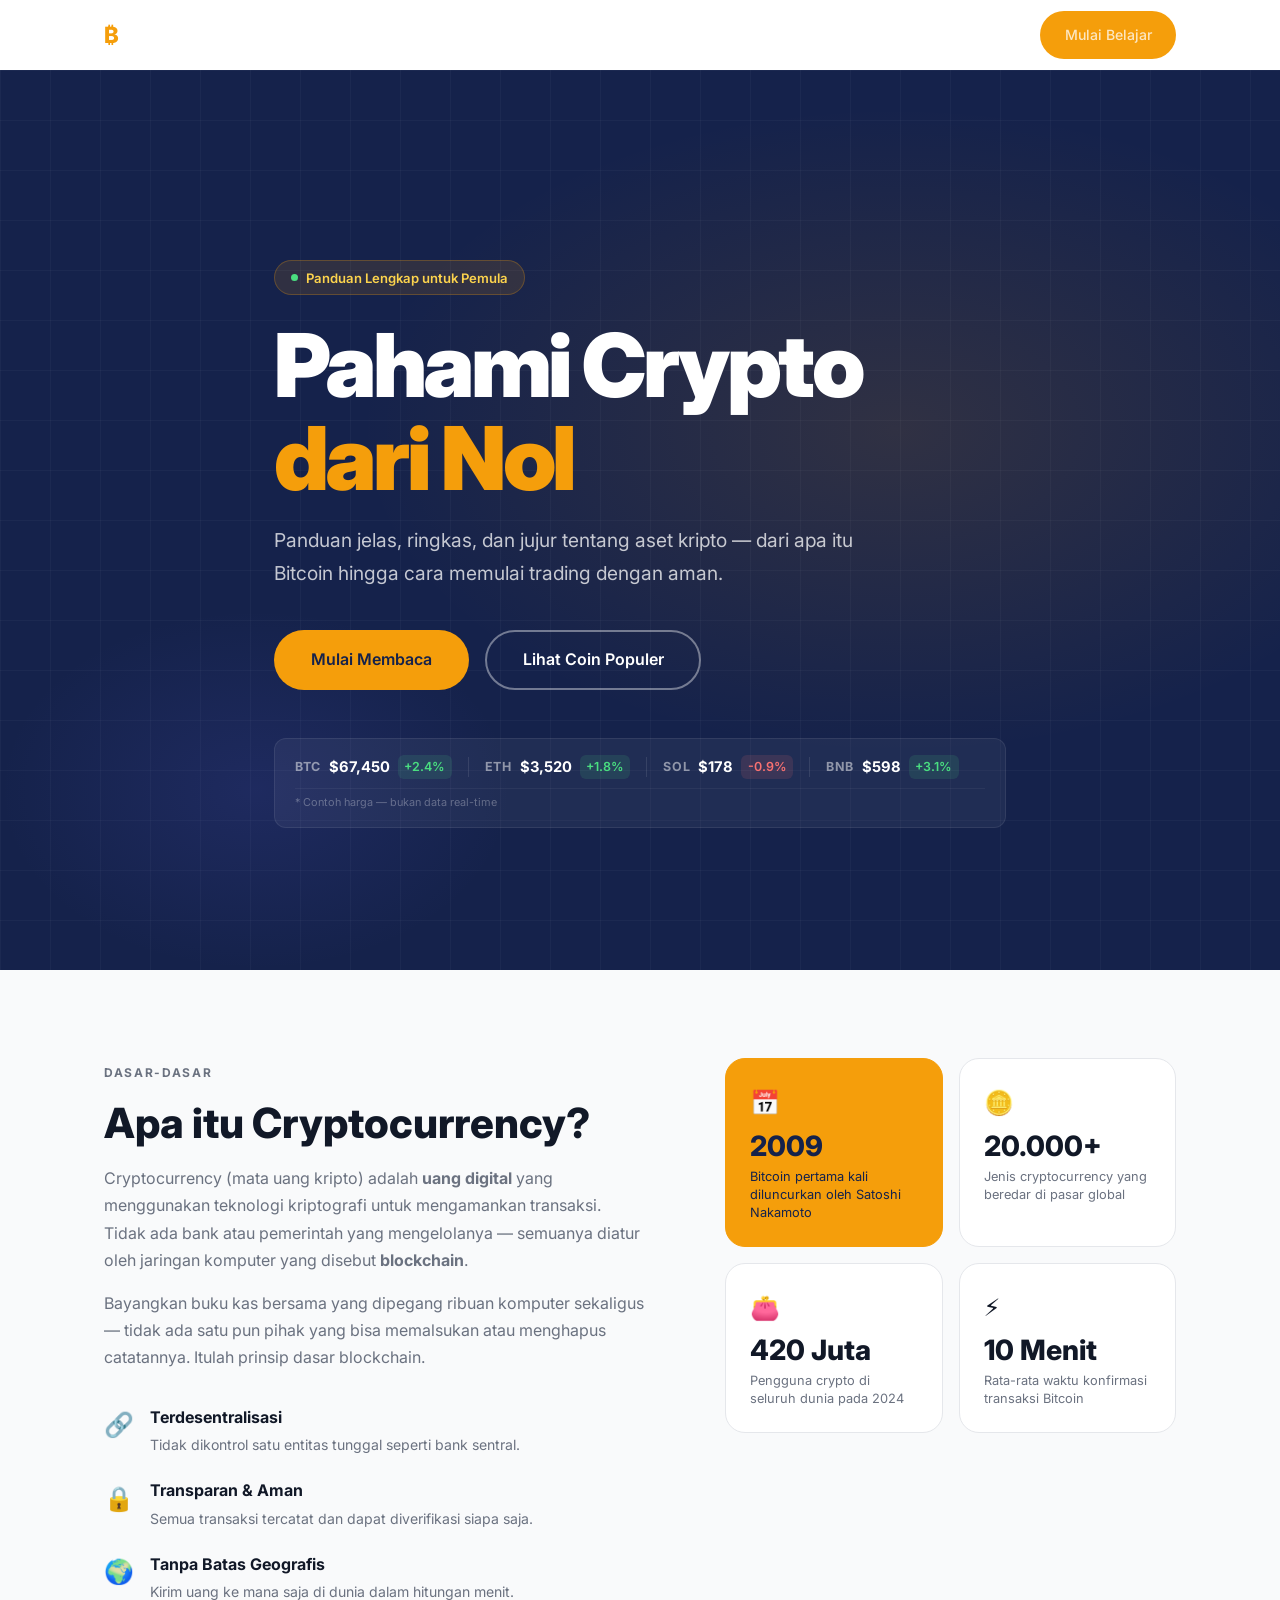
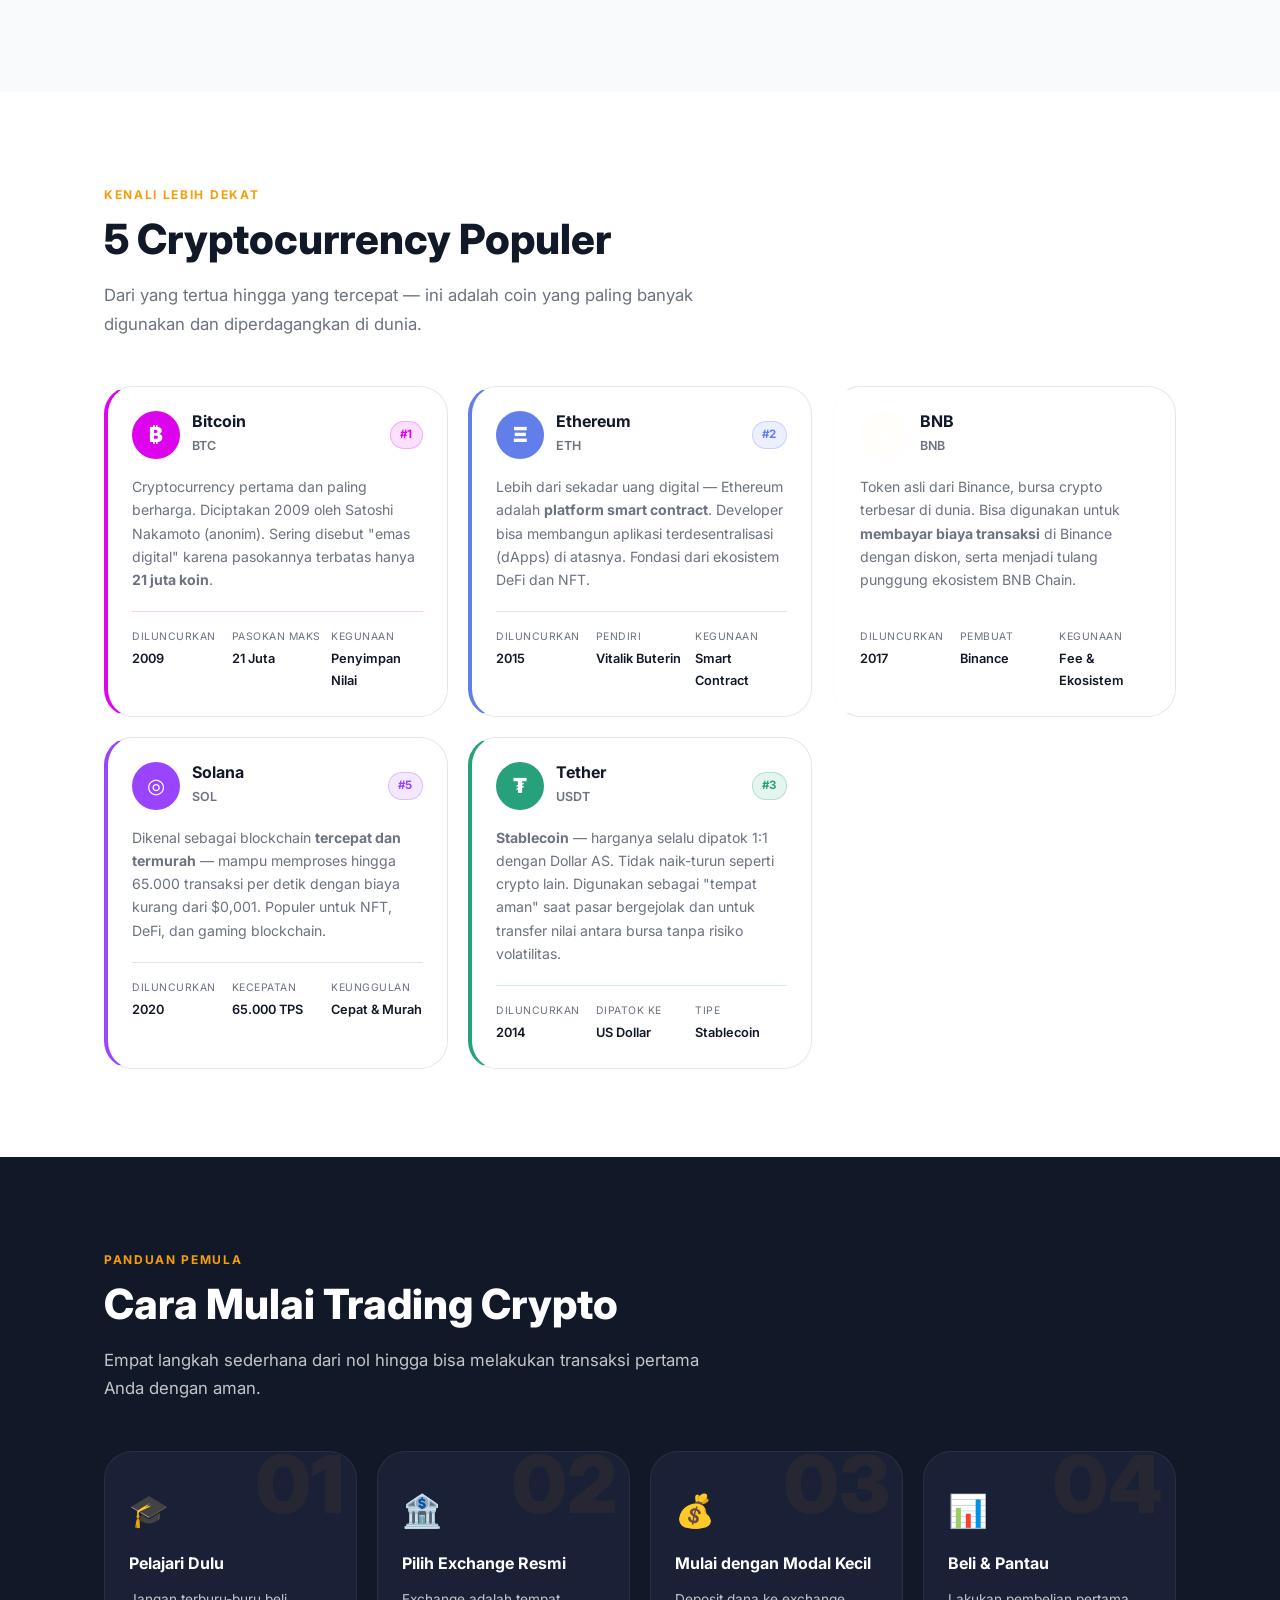
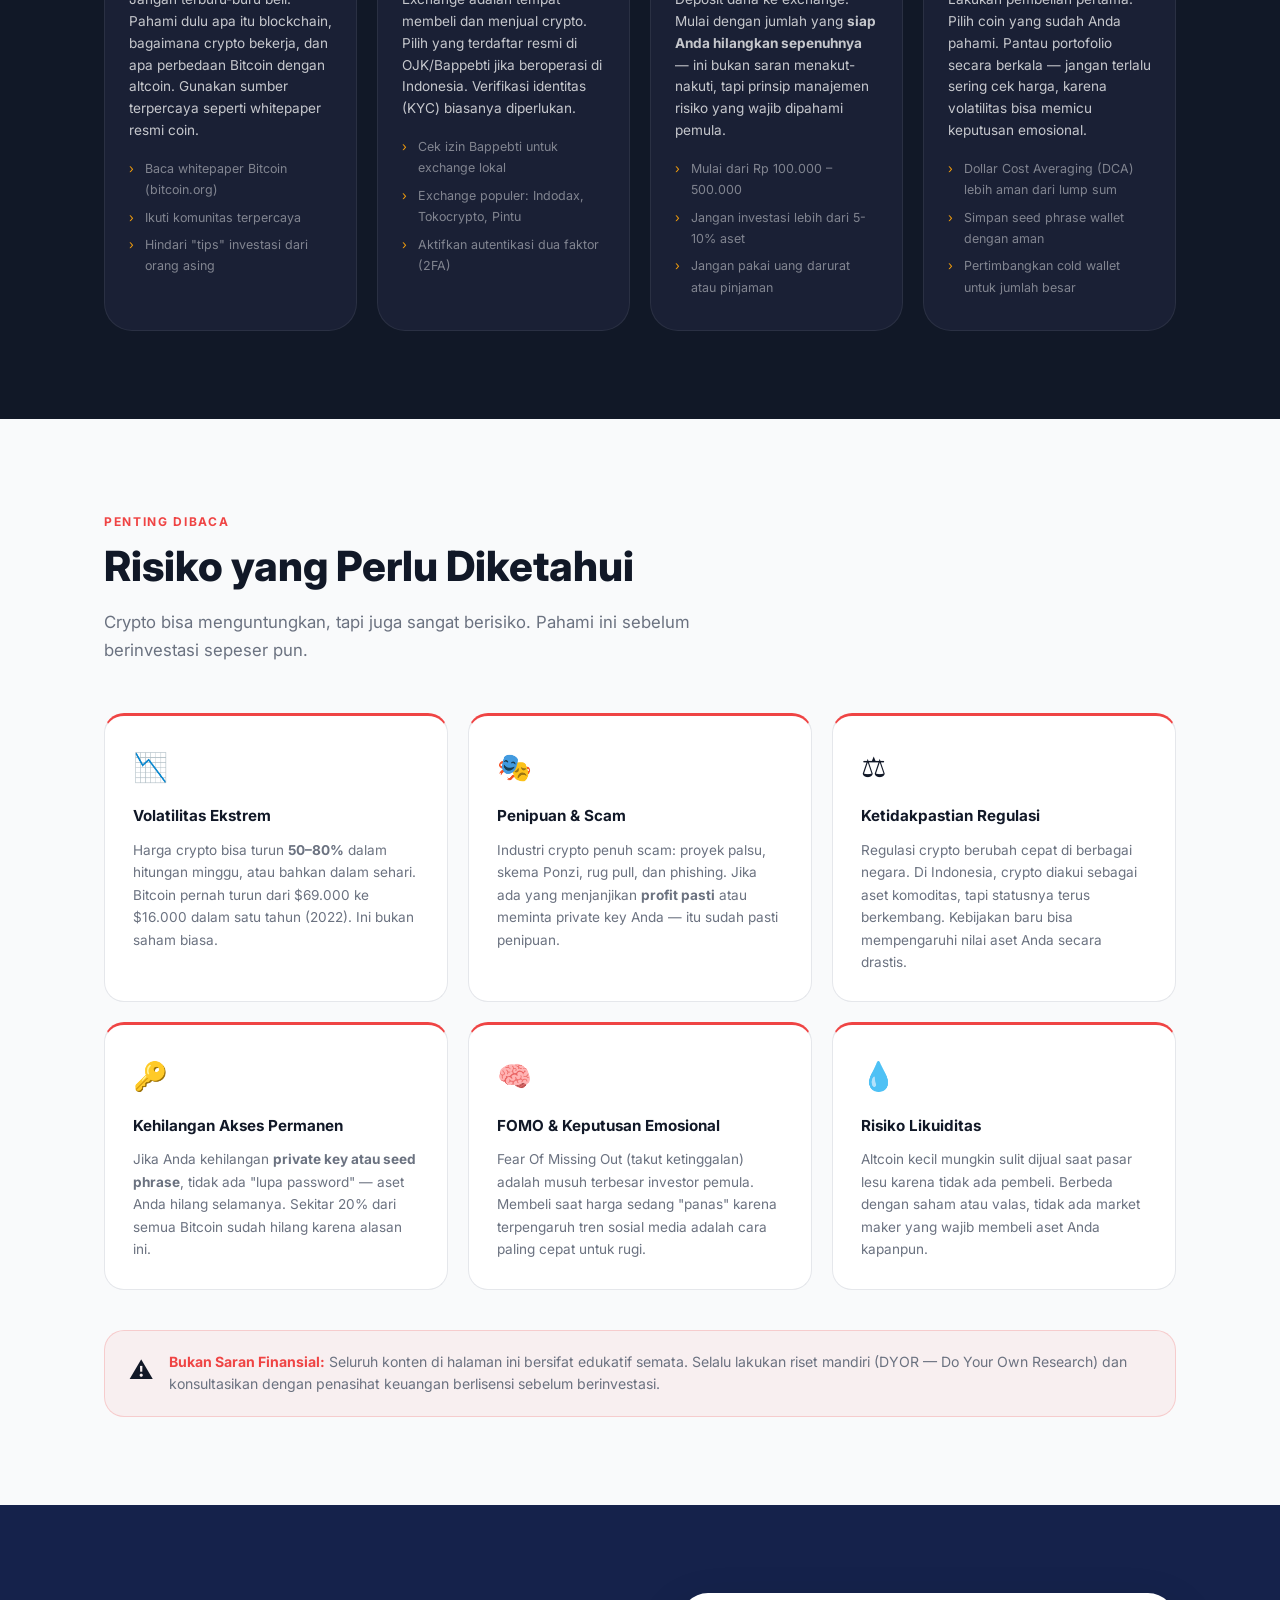
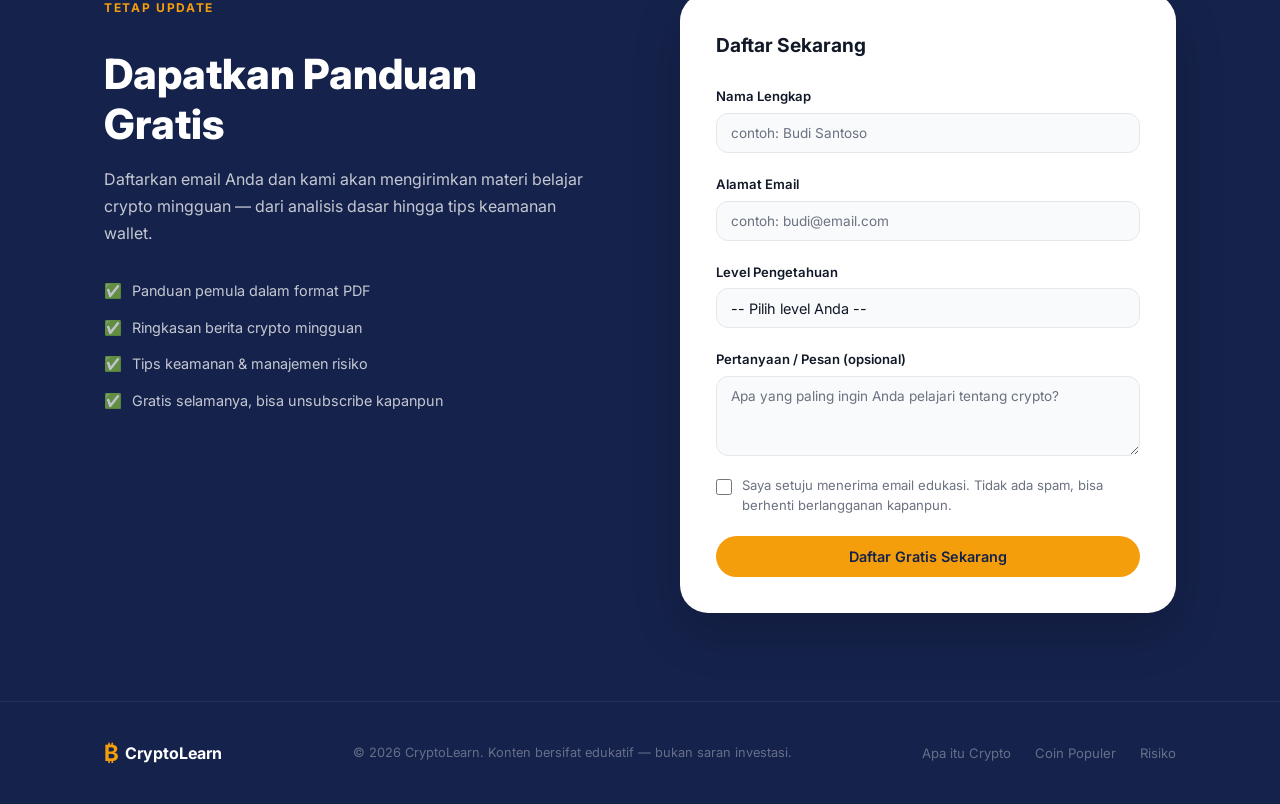
<file: crypto.html>
<!DOCTYPE html>
<html lang="id">
<head>
  <!-- Meta charset: wajib ada agar teks Indonesia terbaca sempurna -->
  <meta charset="UTF-8" />
  <!-- Viewport: kunci agar layout responsif di HP/tablet -->
  <meta name="viewport" content="width=device-width, initial-scale=1.0" />
  <title>Belajar Crypto untuk Pemula</title>
  <!-- Link ke CSS terpisah — pisah HTML (struktur) dan CSS (gaya) adalah praktik terbaik -->
  <link rel="stylesheet" href="crypto.css" />
  <!-- Google Fonts: Inter untuk tampilan modern -->
  <link rel="preconnect" href="https://fonts.googleapis.com" />
  <link rel="preconnect" href="https://fonts.gstatic.com" crossorigin />
  <link href="https://fonts.googleapis.com/css2?family=Inter:wght@400;500;600;700;800;900&display=swap" rel="stylesheet" />
</head>
<body>

  <!-- =============================================
       NAVBAR
       Sticky — menempel di atas saat scroll.
       Dibuat transparan di hero, lalu gelap setelah scroll
       (dikendalikan JS di bawah dengan kelas .scrolled).
  ============================================= -->
  <header class="navbar" id="navbar">
    <div class="container navbar__inner">

      <!-- Logo teks dengan ikon simbol cryptocurrency -->
      <a href="#hero" class="navbar__logo">
        <span class="navbar__logo-icon">₿</span>
        CryptoLearn
      </a>

      <!-- Tombol hamburger untuk mobile -->
      <button class="navbar__toggle" id="menuToggle" aria-label="Buka menu">
        <span></span><span></span><span></span>
      </button>

      <!-- Menu navigasi -->
      <nav class="navbar__menu" id="navMenu" aria-label="Navigasi utama">
        <a href="#what-is-crypto">Apa itu Crypto?</a>
        <a href="#coins">Coin Populer</a>
        <a href="#how-to-start">Cara Mulai</a>
        <a href="#risks">Risiko</a>
        <a href="#newsletter" class="btn btn--accent">Mulai Belajar</a>
      </nav>

    </div>
  </header>

  <main>

    <!-- =============================================
         HERO SECTION
         Background gelap dengan gradien — gaya khas
         situs finansial/crypto. Teks terang di atasnya.
         Terdapat "ticker" harga simulasi di bawah tagline.
    ============================================= -->
    <section class="hero" id="hero">
      <!-- Lapisan partikel/grid dekoratif di latar -->
      <div class="hero__grid" aria-hidden="true"></div>

      <div class="container hero__content">
        <!-- Lencana kecil pengantar -->
        <span class="hero__badge">
          <span class="hero__badge-dot"></span>
          Panduan Lengkap untuk Pemula
        </span>

        <!-- Judul utama: clamp() membuat ukuran font responsif otomatis -->
        <h1 class="hero__title">
          Pahami Crypto<br />
          <span class="hero__title-accent">dari Nol</span>
        </h1>

        <p class="hero__tagline">
          Panduan jelas, ringkas, dan jujur tentang aset kripto —
          dari apa itu Bitcoin hingga cara memulai trading dengan aman.
        </p>

        <!-- Dua tombol aksi -->
        <div class="hero__actions">
          <a href="#what-is-crypto" class="btn btn--accent btn--lg">Mulai Membaca</a>
          <a href="#coins" class="btn btn--outline-light btn--lg">Lihat Coin Populer</a>
        </div>

        <!-- Ticker harga simulasi — hanya dekorasi edukatif -->
        <div class="ticker" aria-label="Contoh harga crypto (simulasi)">
          <div class="ticker__item">
            <span class="ticker__symbol">BTC</span>
            <span class="ticker__price">$67,450</span>
            <span class="ticker__change ticker__change--up">+2.4%</span>
          </div>
          <div class="ticker__divider" aria-hidden="true"></div>
          <div class="ticker__item">
            <span class="ticker__symbol">ETH</span>
            <span class="ticker__price">$3,520</span>
            <span class="ticker__change ticker__change--up">+1.8%</span>
          </div>
          <div class="ticker__divider" aria-hidden="true"></div>
          <div class="ticker__item">
            <span class="ticker__symbol">SOL</span>
            <span class="ticker__price">$178</span>
            <span class="ticker__change ticker__change--down">-0.9%</span>
          </div>
          <div class="ticker__divider" aria-hidden="true"></div>
          <div class="ticker__item">
            <span class="ticker__symbol">BNB</span>
            <span class="ticker__price">$598</span>
            <span class="ticker__change ticker__change--up">+3.1%</span>
          </div>
          <!-- Catatan: harga di atas adalah contoh/simulasi, bukan harga real-time -->
          <span class="ticker__note">* Contoh harga — bukan data real-time</span>
        </div>
      </div>
    </section>

    <!-- =============================================
         APA ITU CRYPTO
         Penjelasan dasar dengan blok info visual.
         Layout: teks di kiri, info-cards di kanan (Grid).
    ============================================= -->
    <section class="what-is section" id="what-is-crypto">
      <div class="container">
        <div class="what-is__inner">

          <!-- Kolom kiri: penjelasan teks -->
          <div class="what-is__text">
            <p class="section__label">Dasar-Dasar</p>
            <h2 class="section__title">Apa itu Cryptocurrency?</h2>
            <p>
              Cryptocurrency (mata uang kripto) adalah <strong>uang digital</strong> yang
              menggunakan teknologi kriptografi untuk mengamankan transaksi. Tidak ada bank
              atau pemerintah yang mengelolanya — semuanya diatur oleh jaringan komputer
              yang disebut <strong>blockchain</strong>.
            </p>
            <p>
              Bayangkan buku kas bersama yang dipegang ribuan komputer sekaligus — tidak
              ada satu pun pihak yang bisa memalsukan atau menghapus catatannya.
              Itulah prinsip dasar blockchain.
            </p>

            <!-- Poin-poin kunci dengan ikon -->
            <ul class="key-points">
              <li>
                <span class="key-points__icon" aria-hidden="true">🔗</span>
                <div>
                  <strong>Terdesentralisasi</strong>
                  <p>Tidak dikontrol satu entitas tunggal seperti bank sentral.</p>
                </div>
              </li>
              <li>
                <span class="key-points__icon" aria-hidden="true">🔒</span>
                <div>
                  <strong>Transparan & Aman</strong>
                  <p>Semua transaksi tercatat dan dapat diverifikasi siapa saja.</p>
                </div>
              </li>
              <li>
                <span class="key-points__icon" aria-hidden="true">🌍</span>
                <div>
                  <strong>Tanpa Batas Geografis</strong>
                  <p>Kirim uang ke mana saja di dunia dalam hitungan menit.</p>
                </div>
              </li>
            </ul>
          </div>

          <!-- Kolom kanan: kartu-kartu fakta -->
          <div class="what-is__facts">
            <!-- Setiap fact-card adalah blok angka/statistik menarik -->
            <div class="fact-card fact-card--primary">
              <span class="fact-card__icon" aria-hidden="true">📅</span>
              <strong class="fact-card__num">2009</strong>
              <p class="fact-card__label">Bitcoin pertama kali diluncurkan oleh Satoshi Nakamoto</p>
            </div>
            <div class="fact-card">
              <span class="fact-card__icon" aria-hidden="true">🪙</span>
              <strong class="fact-card__num">20.000+</strong>
              <p class="fact-card__label">Jenis cryptocurrency yang beredar di pasar global</p>
            </div>
            <div class="fact-card">
              <span class="fact-card__icon" aria-hidden="true">👛</span>
              <strong class="fact-card__num">420 Juta</strong>
              <p class="fact-card__label">Pengguna crypto di seluruh dunia pada 2024</p>
            </div>
            <div class="fact-card">
              <span class="fact-card__icon" aria-hidden="true">⚡</span>
              <strong class="fact-card__num">10 Menit</strong>
              <p class="fact-card__label">Rata-rata waktu konfirmasi transaksi Bitcoin</p>
            </div>
          </div>

        </div>
      </div>
    </section>

    <!-- =============================================
         5 CRYPTO POPULER
         Grid kartu — satu kartu per coin.
         Setiap kartu memiliki warna tema coin tersebut.
    ============================================= -->
    <section class="coins section" id="coins">
      <div class="container">
        <p class="section__label">Kenali Lebih Dekat</p>
        <h2 class="section__title">5 Cryptocurrency Populer</h2>
        <p class="section__sub">
          Dari yang tertua hingga yang tercepat — ini adalah coin yang paling banyak
          digunakan dan diperdagangkan di dunia.
        </p>

        <!-- Grid kartu coin -->
        <div class="coins__grid">

          <!-- ======= Bitcoin (BTC) ======= -->
          <!-- data-coin digunakan CSS untuk memberi warna tema -->
          <article class="coin-card" data-coin="btc">
            <div class="coin-card__header">
              <!-- Logo coin menggunakan emoji/simbol teks -->
              <div class="coin-card__logo" aria-hidden="true">₿</div>
              <div>
                <h3 class="coin-card__name">Bitcoin</h3>
                <span class="coin-card__symbol">BTC</span>
              </div>
              <!-- Badge peringkat -->
              <span class="coin-card__rank">#1</span>
            </div>
            <p class="coin-card__desc">
              Cryptocurrency pertama dan paling berharga. Diciptakan 2009 oleh
              Satoshi Nakamoto (anonim). Sering disebut "emas digital" karena
              pasokannya terbatas hanya <strong>21 juta koin</strong>.
            </p>
            <!-- Statistik mini -->
            <div class="coin-card__stats">
              <div class="coin-stat">
                <span class="coin-stat__label">Diluncurkan</span>
                <span class="coin-stat__val">2009</span>
              </div>
              <div class="coin-stat">
                <span class="coin-stat__label">Pasokan Maks</span>
                <span class="coin-stat__val">21 Juta</span>
              </div>
              <div class="coin-stat">
                <span class="coin-stat__label">Kegunaan</span>
                <span class="coin-stat__val">Penyimpan Nilai</span>
              </div>
            </div>
          </article>

          <!-- ======= Ethereum (ETH) ======= -->
          <article class="coin-card" data-coin="eth">
            <div class="coin-card__header">
              <div class="coin-card__logo" aria-hidden="true">Ξ</div>
              <div>
                <h3 class="coin-card__name">Ethereum</h3>
                <span class="coin-card__symbol">ETH</span>
              </div>
              <span class="coin-card__rank">#2</span>
            </div>
            <p class="coin-card__desc">
              Lebih dari sekadar uang digital — Ethereum adalah <strong>platform
              smart contract</strong>. Developer bisa membangun aplikasi terdesentralisasi
              (dApps) di atasnya. Fondasi dari ekosistem DeFi dan NFT.
            </p>
            <div class="coin-card__stats">
              <div class="coin-stat">
                <span class="coin-stat__label">Diluncurkan</span>
                <span class="coin-stat__val">2015</span>
              </div>
              <div class="coin-stat">
                <span class="coin-stat__label">Pendiri</span>
                <span class="coin-stat__val">Vitalik Buterin</span>
              </div>
              <div class="coin-stat">
                <span class="coin-stat__label">Kegunaan</span>
                <span class="coin-stat__val">Smart Contract</span>
              </div>
            </div>
          </article>

          <!-- ======= BNB ======= -->
          <article class="coin-card" data-coin="bnb">
            <div class="coin-card__header">
              <div class="coin-card__logo" aria-hidden="true">◈</div>
              <div>
                <h3 class="coin-card__name">BNB</h3>
                <span class="coin-card__symbol">BNB</span>
              </div>
              <span class="coin-card__rank">#4</span>
            </div>
            <p class="coin-card__desc">
              Token asli dari Binance, bursa crypto terbesar di dunia. Bisa digunakan
              untuk <strong>membayar biaya transaksi</strong> di Binance dengan diskon,
              serta menjadi tulang punggung ekosistem BNB Chain.
            </p>
            <div class="coin-card__stats">
              <div class="coin-stat">
                <span class="coin-stat__label">Diluncurkan</span>
                <span class="coin-stat__val">2017</span>
              </div>
              <div class="coin-stat">
                <span class="coin-stat__label">Pembuat</span>
                <span class="coin-stat__val">Binance</span>
              </div>
              <div class="coin-stat">
                <span class="coin-stat__label">Kegunaan</span>
                <span class="coin-stat__val">Fee & Ekosistem</span>
              </div>
            </div>
          </article>

          <!-- ======= Solana (SOL) ======= -->
          <article class="coin-card" data-coin="sol">
            <div class="coin-card__header">
              <div class="coin-card__logo" aria-hidden="true">◎</div>
              <div>
                <h3 class="coin-card__name">Solana</h3>
                <span class="coin-card__symbol">SOL</span>
              </div>
              <span class="coin-card__rank">#5</span>
            </div>
            <p class="coin-card__desc">
              Dikenal sebagai blockchain <strong>tercepat dan termurah</strong> —
              mampu memproses hingga 65.000 transaksi per detik dengan biaya kurang
              dari $0,001. Populer untuk NFT, DeFi, dan gaming blockchain.
            </p>
            <div class="coin-card__stats">
              <div class="coin-stat">
                <span class="coin-stat__label">Diluncurkan</span>
                <span class="coin-stat__val">2020</span>
              </div>
              <div class="coin-stat">
                <span class="coin-stat__label">Kecepatan</span>
                <span class="coin-stat__val">65.000 TPS</span>
              </div>
              <div class="coin-stat">
                <span class="coin-stat__label">Keunggulan</span>
                <span class="coin-stat__val">Cepat & Murah</span>
              </div>
            </div>
          </article>

          <!-- ======= USDT (Tether) ======= -->
          <article class="coin-card" data-coin="usdt">
            <div class="coin-card__header">
              <div class="coin-card__logo" aria-hidden="true">₮</div>
              <div>
                <h3 class="coin-card__name">Tether</h3>
                <span class="coin-card__symbol">USDT</span>
              </div>
              <span class="coin-card__rank">#3</span>
            </div>
            <p class="coin-card__desc">
              <strong>Stablecoin</strong> — harganya selalu dipatok 1:1 dengan
              Dollar AS. Tidak naik-turun seperti crypto lain. Digunakan sebagai
              "tempat aman" saat pasar bergejolak dan untuk transfer nilai antara
              bursa tanpa risiko volatilitas.
            </p>
            <div class="coin-card__stats">
              <div class="coin-stat">
                <span class="coin-stat__label">Diluncurkan</span>
                <span class="coin-stat__val">2014</span>
              </div>
              <div class="coin-stat">
                <span class="coin-stat__label">Dipatok ke</span>
                <span class="coin-stat__val">US Dollar</span>
              </div>
              <div class="coin-stat">
                <span class="coin-stat__label">Tipe</span>
                <span class="coin-stat__val">Stablecoin</span>
              </div>
            </div>
          </article>

        </div>
      </div>
    </section>

    <!-- =============================================
         CARA MULAI TRADING
         4 langkah berurutan — ditampilkan sebagai
         timeline horizontal dengan nomor langkah besar.
    ============================================= -->
    <section class="how-to section" id="how-to-start">
      <div class="container">
        <p class="section__label">Panduan Pemula</p>
        <h2 class="section__title">Cara Mulai Trading Crypto</h2>
        <p class="section__sub">
          Empat langkah sederhana dari nol hingga bisa melakukan transaksi
          pertama Anda dengan aman.
        </p>

        <!-- Grid 4 langkah -->
        <div class="steps__grid">

          <!-- Langkah 1 -->
          <div class="step">
            <!-- Nomor langkah besar sebagai elemen dekoratif -->
            <div class="step__number" aria-hidden="true">01</div>
            <div class="step__icon" aria-hidden="true">🎓</div>
            <h3 class="step__title">Pelajari Dulu</h3>
            <p class="step__desc">
              Jangan terburu-buru beli. Pahami dulu apa itu blockchain, bagaimana
              crypto bekerja, dan apa perbedaan Bitcoin dengan altcoin.
              Gunakan sumber terpercaya seperti whitepaper resmi coin.
            </p>
            <ul class="step__tips">
              <li>Baca whitepaper Bitcoin (bitcoin.org)</li>
              <li>Ikuti komunitas terpercaya</li>
              <li>Hindari "tips" investasi dari orang asing</li>
            </ul>
          </div>

          <!-- Langkah 2 -->
          <div class="step">
            <div class="step__number" aria-hidden="true">02</div>
            <div class="step__icon" aria-hidden="true">🏦</div>
            <h3 class="step__title">Pilih Exchange Resmi</h3>
            <p class="step__desc">
              Exchange adalah tempat membeli dan menjual crypto. Pilih yang terdaftar
              resmi di OJK/Bappebti jika beroperasi di Indonesia.
              Verifikasi identitas (KYC) biasanya diperlukan.
            </p>
            <ul class="step__tips">
              <li>Cek izin Bappebti untuk exchange lokal</li>
              <li>Exchange populer: Indodax, Tokocrypto, Pintu</li>
              <li>Aktifkan autentikasi dua faktor (2FA)</li>
            </ul>
          </div>

          <!-- Langkah 3 -->
          <div class="step">
            <div class="step__number" aria-hidden="true">03</div>
            <div class="step__icon" aria-hidden="true">💰</div>
            <h3 class="step__title">Mulai dengan Modal Kecil</h3>
            <p class="step__desc">
              Deposit dana ke exchange. Mulai dengan jumlah yang <strong>siap
              Anda hilangkan sepenuhnya</strong> — ini bukan saran menakut-nakuti,
              tapi prinsip manajemen risiko yang wajib dipahami pemula.
            </p>
            <ul class="step__tips">
              <li>Mulai dari Rp 100.000 – 500.000</li>
              <li>Jangan investasi lebih dari 5-10% aset</li>
              <li>Jangan pakai uang darurat atau pinjaman</li>
            </ul>
          </div>

          <!-- Langkah 4 -->
          <div class="step">
            <div class="step__number" aria-hidden="true">04</div>
            <div class="step__icon" aria-hidden="true">📊</div>
            <h3 class="step__title">Beli & Pantau</h3>
            <p class="step__desc">
              Lakukan pembelian pertama. Pilih coin yang sudah Anda pahami.
              Pantau portofolio secara berkala — jangan terlalu sering cek harga,
              karena volatilitas bisa memicu keputusan emosional.
            </p>
            <ul class="step__tips">
              <li>Dollar Cost Averaging (DCA) lebih aman dari lump sum</li>
              <li>Simpan seed phrase wallet dengan aman</li>
              <li>Pertimbangkan cold wallet untuk jumlah besar</li>
            </ul>
          </div>

        </div>
      </div>
    </section>

    <!-- =============================================
         RISIKO YANG PERLU DIKETAHUI
         Section peringatan — background berbeda (merah gelap)
         untuk memberikan sinyal visual "hati-hati".
    ============================================= -->
    <section class="risks section" id="risks">
      <div class="container">
        <p class="section__label section__label--warning">Penting Dibaca</p>
        <h2 class="section__title">Risiko yang Perlu Diketahui</h2>
        <p class="section__sub">
          Crypto bisa menguntungkan, tapi juga sangat berisiko.
          Pahami ini sebelum berinvestasi sepeser pun.
        </p>

        <!-- Grid kartu risiko -->
        <div class="risks__grid">

          <div class="risk-card">
            <div class="risk-card__icon" aria-hidden="true">📉</div>
            <h3 class="risk-card__title">Volatilitas Ekstrem</h3>
            <p>
              Harga crypto bisa turun <strong>50–80%</strong> dalam hitungan minggu,
              atau bahkan dalam sehari. Bitcoin pernah turun dari $69.000 ke $16.000
              dalam satu tahun (2022). Ini bukan saham biasa.
            </p>
          </div>

          <div class="risk-card">
            <div class="risk-card__icon" aria-hidden="true">🎭</div>
            <h3 class="risk-card__title">Penipuan & Scam</h3>
            <p>
              Industri crypto penuh scam: proyek palsu, skema Ponzi, rug pull, dan
              phishing. Jika ada yang menjanjikan <strong>profit pasti</strong> atau
              meminta private key Anda — itu sudah pasti penipuan.
            </p>
          </div>

          <div class="risk-card">
            <div class="risk-card__icon" aria-hidden="true">⚖️</div>
            <h3 class="risk-card__title">Ketidakpastian Regulasi</h3>
            <p>
              Regulasi crypto berubah cepat di berbagai negara. Di Indonesia,
              crypto diakui sebagai aset komoditas, tapi statusnya terus berkembang.
              Kebijakan baru bisa mempengaruhi nilai aset Anda secara drastis.
            </p>
          </div>

          <div class="risk-card">
            <div class="risk-card__icon" aria-hidden="true">🔑</div>
            <h3 class="risk-card__title">Kehilangan Akses Permanen</h3>
            <p>
              Jika Anda kehilangan <strong>private key atau seed phrase</strong>,
              tidak ada "lupa password" — aset Anda hilang selamanya. Sekitar
              20% dari semua Bitcoin sudah hilang karena alasan ini.
            </p>
          </div>

          <div class="risk-card">
            <div class="risk-card__icon" aria-hidden="true">🧠</div>
            <h3 class="risk-card__title">FOMO & Keputusan Emosional</h3>
            <p>
              Fear Of Missing Out (takut ketinggalan) adalah musuh terbesar investor
              pemula. Membeli saat harga sedang "panas" karena terpengaruh tren
              sosial media adalah cara paling cepat untuk rugi.
            </p>
          </div>

          <div class="risk-card">
            <div class="risk-card__icon" aria-hidden="true">💧</div>
            <h3 class="risk-card__title">Risiko Likuiditas</h3>
            <p>
              Altcoin kecil mungkin sulit dijual saat pasar lesu karena tidak ada
              pembeli. Berbeda dengan saham atau valas, tidak ada market maker
              yang wajib membeli aset Anda kapanpun.
            </p>
          </div>

        </div>

        <!-- Kotak peringatan tegas di bawah grid -->
        <div class="disclaimer">
          <span class="disclaimer__icon" aria-hidden="true">⚠️</span>
          <p>
            <strong>Bukan Saran Finansial:</strong> Seluruh konten di halaman ini
            bersifat edukatif semata. Selalu lakukan riset mandiri (DYOR — Do Your
            Own Research) dan konsultasikan dengan penasihat keuangan berlisensi
            sebelum berinvestasi.
          </p>
        </div>

      </div>
    </section>

    <!-- =============================================
         NEWSLETTER / KONTAK
         Form email dengan desain clean.
         <form> dengan action="#" tidak mengirim data
         ke mana-mana — hanya demonstrasi struktur HTML.
    ============================================= -->
    <section class="newsletter section" id="newsletter">
      <div class="container">
        <div class="newsletter__inner">

          <!-- Sisi kiri: teks ajakan -->
          <div class="newsletter__text">
            <p class="section__label">Tetap Update</p>
            <h2 class="section__title">Dapatkan Panduan Gratis</h2>
            <p>
              Daftarkan email Anda dan kami akan mengirimkan materi belajar crypto
              mingguan — dari analisis dasar hingga tips keamanan wallet.
            </p>

            <!-- Daftar keuntungan berlangganan -->
            <ul class="newsletter__perks">
              <li>
                <span aria-hidden="true">✅</span>
                Panduan pemula dalam format PDF
              </li>
              <li>
                <span aria-hidden="true">✅</span>
                Ringkasan berita crypto mingguan
              </li>
              <li>
                <span aria-hidden="true">✅</span>
                Tips keamanan & manajemen risiko
              </li>
              <li>
                <span aria-hidden="true">✅</span>
                Gratis selamanya, bisa unsubscribe kapanpun
              </li>
            </ul>
          </div>

          <!-- Sisi kanan: form -->
          <div class="newsletter__form-wrap">
            <!-- action="#" = form tidak dikirim ke mana-mana (hanya demonstrasi) -->
            <!-- novalidate dihapus agar browser validasi bawaan aktif -->
            <form class="newsletter__form" id="newsletterForm" action="#" method="post">
              <h3 class="form__title">Daftar Sekarang</h3>

              <!-- Grup field: label + input selalu dipasangkan via 'for' & 'id' -->
              <div class="form__group">
                <!-- for="nama" menghubungkan label ke input dengan id="nama" -->
                <label for="nama" class="form__label">Nama Lengkap</label>
                <input
                  type="text"
                  id="nama"
                  name="nama"
                  class="form__input"
                  placeholder="contoh: Budi Santoso"
                  required
                  autocomplete="name"
                />
              </div>

              <div class="form__group">
                <label for="email" class="form__label">Alamat Email</label>
                <!-- type="email": browser akan validasi format email secara otomatis -->
                <input
                  type="email"
                  id="email"
                  name="email"
                  class="form__input"
                  placeholder="contoh: budi@email.com"
                  required
                  autocomplete="email"
                />
              </div>

              <div class="form__group">
                <label for="level" class="form__label">Level Pengetahuan</label>
                <!-- <select> untuk pilihan terbatas -->
                <select id="level" name="level" class="form__select">
                  <option value="">-- Pilih level Anda --</option>
                  <option value="beginner">Pemula — belum pernah beli crypto</option>
                  <option value="intermediate">Menengah — sudah pernah trading</option>
                  <option value="advanced">Mahir — ingin tips lebih dalam</option>
                </select>
              </div>

              <div class="form__group">
                <label for="pesan" class="form__label">Pertanyaan / Pesan (opsional)</label>
                <!-- <textarea> untuk teks panjang multi-baris -->
                <textarea
                  id="pesan"
                  name="pesan"
                  class="form__textarea"
                  rows="3"
                  placeholder="Apa yang paling ingin Anda pelajari tentang crypto?"
                ></textarea>
              </div>

              <!-- Checkbox persetujuan — elemen form yang sering dilupakan pemula -->
              <div class="form__checkbox-group">
                <input type="checkbox" id="agree" name="agree" required />
                <label for="agree">
                  Saya setuju menerima email edukasi. Tidak ada spam, bisa berhenti
                  berlangganan kapanpun.
                </label>
              </div>

              <!-- Tombol submit -->
              <button type="submit" class="btn btn--accent btn--full">
                Daftar Gratis Sekarang
              </button>

              <!-- Pesan sukses — tersembunyi, ditampilkan JS setelah submit -->
              <p class="form__success" id="formSuccess" aria-live="polite">
                🎉 Terima kasih! Cek email Anda untuk panduan pertama.
              </p>
            </form>
          </div>

        </div>
      </div>
    </section>

  </main>

  <!-- =============================================
       FOOTER
  ============================================= -->
  <footer class="footer">
    <div class="container footer__inner">
      <div class="footer__brand">
        <span class="navbar__logo-icon">₿</span>
        <span>CryptoLearn</span>
      </div>
      <p class="footer__copy">
        &copy; 2026 CryptoLearn. Konten bersifat edukatif — bukan saran investasi.
      </p>
      <nav class="footer__links" aria-label="Link footer">
        <a href="#what-is-crypto">Apa itu Crypto</a>
        <a href="#coins">Coin Populer</a>
        <a href="#risks">Risiko</a>
      </nav>
    </div>
  </footer>

  <!-- =============================================
       JAVASCRIPT
       Tiga fungsi:
       1. Hamburger menu mobile
       2. Navbar berubah setelah scroll
       3. Intercept submit form — tampilkan pesan sukses
  ============================================= -->
  <script>
    /* ——— 1. Hamburger Menu ——— */
    const toggle = document.getElementById('menuToggle');
    const menu   = document.getElementById('navMenu');

    toggle.addEventListener('click', () => {
      const isOpen = menu.classList.toggle('open');
      toggle.classList.toggle('active');
      toggle.setAttribute('aria-expanded', isOpen);
    });

    // Tutup menu saat link diklik
    menu.querySelectorAll('a').forEach(link => {
      link.addEventListener('click', () => {
        menu.classList.remove('open');
        toggle.classList.remove('active');
        toggle.setAttribute('aria-expanded', 'false');
      });
    });

    /* ——— 2. Navbar "scrolled" class ———
       IntersectionObserver lebih efisien daripada event scroll
       karena tidak terpicu setiap pixel scroll */
    const navbar = document.getElementById('navbar');
    const heroSection = document.querySelector('.hero');

    const observer = new IntersectionObserver(
      ([entry]) => {
        // Jika hero tidak lagi terlihat (user sudah scroll melewatinya), tambah .scrolled
        navbar.classList.toggle('scrolled', !entry.isIntersecting);
      },
      { threshold: 0.1 }
    );
    observer.observe(heroSection);

    /* ——— 3. Form Submit ——— */
    const form        = document.getElementById('newsletterForm');
    const successMsg  = document.getElementById('formSuccess');

    form.addEventListener('submit', (e) => {
      // Hentikan perilaku default form (reload halaman)
      e.preventDefault();
      // Tampilkan pesan sukses
      successMsg.classList.add('visible');
      // Reset isi form
      form.reset();
      // Sembunyikan pesan setelah 5 detik
      setTimeout(() => successMsg.classList.remove('visible'), 5000);
    });
  </script>

</body>
</html>
</file>
<file: crypto.css>
/* =============================================
   crypto.css — Belajar Crypto untuk Pemula
   Komentar lengkap untuk tujuan pembelajaran.

   STRUKTUR FILE:
   1.  Reset & Variabel CSS
   2.  Utilitas & Komponen Dasar
   3.  Tombol (Buttons)
   4.  Navbar
   5.  Hero
   6.  Apa itu Crypto
   7.  Coin Populer
   8.  Cara Mulai Trading (Steps)
   9.  Risiko
   10. FAQ
   11. Quiz
   12. Newsletter / Form
   13. Footer
   14. Responsif (Media Queries)
   15. Animasi & Keyframes
============================================= */


/* =============================================
   1. RESET & VARIABEL CSS

   box-sizing: border-box — padding & border dihitung
   DI DALAM ukuran elemen, bukan menambah lebar.
   Contoh: div lebar 200px dengan padding 20px
   tetap berukuran 200px total (bukan 240px).
============================================= */
*,
*::before,
*::after {
  box-sizing: border-box;
  margin: 0;
  padding: 0;
}

/* :root = elemen <html>
   Variabel CSS (custom properties) didefinisikan di sini
   agar nilai warna/ukuran tidak tersebar dan mudah diubah. */
:root {
  /* === Palet Warna Crypto === */
  /* Warna gelap untuk hero dan elemen premium */
  --clr-dark:        #15224b;   /* Hampir hitam — background hero */
  --clr-dark-2:      #111827;   /* Abu gelap — background section */
  --clr-dark-card:   #1a2035;   /* Kartu di atas background gelap */

  /* Warna aksen (orange/kuning keemasan — identik dengan Bitcoin) */
  --clr-accent:      #f59e0b;   /* Amber/emas */
  --clr-accent-lt:   #fcd34d;   /* Amber lebih terang */
  --clr-accent-dk:   #d97706;   /* Amber lebih gelap (untuk hover) */

  /* Warna section terang */
  --clr-bg:          #ffffff;
  --clr-bg-subtle:   #f9fafb;
  --clr-border:      #e5e7eb;

  /* Warna teks */
  --clr-text:        #111827;
  --clr-text-muted:  #6b7280;
  --clr-text-light:  rgba(255,255,255,0.75);  /* Teks di atas background gelap */

  /* Warna per-coin — digunakan oleh atribut data-coin di CSS */
  --clr-btc:   #dd04ed;   /* Orange Bitcoin */
  --clr-eth:   #627eea;   /* Biru Ethereum */
  --clr-bnb:   #fffefb;   /* Kuning BNB */
  --clr-sol:   #9945ff;   /* Ungu Solana */
  --clr-usdt:  #26a17b;   /* Hijau Tether */

  /* Warna peringatan */
  --clr-warning: #ef4444;   /* Merah untuk section risiko */

  /* === Tipografi === */
  --font: 'Inter', system-ui, -apple-system, sans-serif;

  /* === Radius Sudut === */
  --radius-sm:   6px;
  --radius-md:   12px;
  --radius-lg:   20px;
  --radius-xl:   28px;
  --radius-full: 9999px;

  /* === Bayangan === */
  --shadow-sm:  0 1px 3px rgba(0,0,0,.08);
  --shadow-md:  0 4px 16px rgba(0,0,0,.10);
  --shadow-lg:  0 20px 48px rgba(0,0,0,.18);
  --shadow-glow: 0 0 30px rgba(245,158,11,.25);  /* Cahaya emas di sekitar elemen */

  /* === Transisi === */
  --ease: 0.25s ease;
}

/* scroll-behavior: smooth — klik link anchor (#coins dll)
   akan animasi scroll halus, bukan langsung loncat */
html { scroll-behavior: smooth; }

body {
  font-family: var(--font);
  font-size: 1.0rem;
  line-height: 1.7;
  color: var(--clr-text);
  background-color: var(--clr-bg);
  overflow-x: hidden;   /* Cegah scrollbar horizontal yang tidak sengaja */
}

img { max-width: 100%; display: block; }
ul  { list-style: none; }
a   { text-decoration: none; color: inherit; }

/* =============================================
   2. UTILITAS & KOMPONEN DASAR
============================================= */

/* Container: pembatas lebar konten agar tidak
   membentang penuh di layar besar */
.container {
  width: 100%;
  max-width: 1120px;
  margin-inline: auto;   /* Sama dengan margin-left: auto; margin-right: auto */
  padding-inline: 1.5rem;
}

/* Padding vertikal konsisten untuk semua section */
.section {
  padding-block: 5.5rem;   /* padding-top dan padding-bottom sekaligus */
}

/* Label kecil berwarna di atas setiap judul section */
.section__label {
  display: inline-block;
  font-size: 0.75rem;
  font-weight: 700;
  letter-spacing: 0.14em;   /* Spasi huruf lebar = kesan label/tag */
  text-transform: uppercase;
  color: var(--clr-accent);
  margin-bottom: 0.6rem;
}

/* Varian label merah untuk section risiko */
.section__label--warning {
  color: var(--clr-warning);
}

/* Judul section — clamp() = font size responsif tanpa media query:
   clamp(minimum, ideal berdasarkan viewport, maksimum) */
.section__title {
  font-size: clamp(1.75rem, 4vw, 2.6rem);
  font-weight: 800;
  line-height: 1.2;
  color: var(--clr-text);
  margin-bottom: 1rem;
}

/* Sub-judul abu-abu di bawah judul section */
.section__sub {
  font-size: 1.05rem;
  color: var(--clr-text-muted);
  max-width: 58ch;   /* ch = lebar karakter '0' — membatasi panjang baris optimal */
  margin-bottom: 3rem;
}

/* =============================================
   3. TOMBOL (Buttons)

   Semua tombol berbagi kelas .btn (base),
   lalu modifier kelas menimpa gaya tertentu.
   Pola ini disebut BEM (Block Element Modifier).
============================================= */
.btn {
  display: inline-flex;
  align-items: center;
  justify-content: center;
  gap: 0.4rem;
  padding: 0.65rem 1.4rem;
  border-radius: var(--radius-full);
  font-family: var(--font);
  font-size: 0.9rem;
  font-weight: 600;
  cursor: pointer;
  border: 2px solid transparent;
  transition: all var(--ease);
  white-space: nowrap;   /* Teks tombol tidak pindah baris */
}

/* Tombol aksen — emas/amber, paling mencolok */
.btn--accent {
  background: var(--clr-accent);
  color: var(--clr-dark);   /* Teks gelap di atas background kuning */
}
.btn--accent:hover {
  background: var(--clr-accent-lt);
  transform: translateY(-2px);   /* Naik 2px saat hover — efek interaktif */
  box-shadow: var(--shadow-glow);
}

/* Tombol outline untuk background gelap (hero) */
.btn--outline-light {
  border-color: rgba(255,255,255,.4);
  color: #fff;
}
.btn--outline-light:hover {
  border-color: #fff;
  background: rgba(255,255,255,.08);
}

/* Modifier ukuran besar */
.btn--lg {
  padding: 0.9rem 2.2rem;
  font-size: 1rem;
}

/* Modifier lebar penuh — untuk tombol dalam form */
.btn--full {
  width: 100%;
}


/* =============================================
   4. NAVBAR

   Mulai transparan di atas hero, berubah gelap
   saat user scroll (kelas .scrolled ditambah JS).
   position: sticky + top: 0 = menempel di atas.
============================================= */
.navbar {
  position: sticky;
  top: 0;
  z-index: 100;
  /* Awalnya transparan — hanya border bawah tipis */
  background: transparent;
  transition: background var(--ease), backdrop-filter var(--ease),
              box-shadow var(--ease);
}

/* Kelas .scrolled ditambahkan JS saat hero tidak terlihat */
.navbar.scrolled {
  background: rgba(10, 14, 26, 0.92);
  /* backdrop-filter: blur — efek "kaca buram" di atas konten di belakangnya */
  backdrop-filter: blur(14px);
  -webkit-backdrop-filter: blur(14px);
  box-shadow: 0 1px 0 rgba(255,255,255,.06);
}

/* Flex row: logo kiri, tombol hamburger tengah, menu kanan */
.navbar__inner {
  display: flex;
  align-items: center;
  justify-content: space-between;
  height: 70px;
}

/* Logo teks: ikon + nama */
.navbar__logo {
  display: flex;
  align-items: center;
  gap: 0.4rem;
  font-size: 1.2rem;
  font-weight: 800;
  color: #fff;
  letter-spacing: -0.02em;
}

/* Ikon simbol Bitcoin — berwarna aksen */
.navbar__logo-icon {
  color: var(--clr-accent);
  font-size: 1.4rem;
}

/* Menu link navigasi */
.navbar__menu {
  display: flex;
  align-items: center;
  gap: 1.75rem;
}
.navbar__menu a {
  font-size: 0.88rem;
  font-weight: 500;
  color: var(--clr-text-light);
  transition: color var(--ease);
}
.navbar__menu a:hover {
  color: var(--clr-accent);
}

/* Hamburger toggle — disembunyikan di desktop */
.navbar__toggle {
  display: none;
  flex-direction: column;
  justify-content: space-between;
  width: 26px;
  height: 18px;
  background: none;
  border: none;
  cursor: pointer;
  padding: 0;
}
.navbar__toggle span {
  display: block;
  height: 2px;
  background: #fff;
  border-radius: 2px;
  transition: transform 0.3s, opacity 0.3s;
}
/* Animasi hamburger → X saat menu terbuka */
.navbar__toggle.active span:nth-child(1) { transform: translateY(8px) rotate(45deg); }
.navbar__toggle.active span:nth-child(2) { opacity: 0; }
.navbar__toggle.active span:nth-child(3) { transform: translateY(-8px) rotate(-45deg); }


/* =============================================
   5. HERO

   Full-height dengan background gelap bergradien.
   Grid dekoratif di latar menggunakan CSS background-image.
============================================= */
.hero {
  position: relative;
  min-height: 100svh;   /* svh: viewport height dengan memperhitungkan address bar mobile */
  background: var(--clr-dark);
  display: flex;
  align-items: center;
  overflow: hidden;
}

/* Grid pola kotak-kotak di background hero —
   dibuat hanya dengan CSS background-image (tanpa gambar) */
.hero__grid {
  position: absolute;
  inset: 0;   /* Sama dengan top:0;right:0;bottom:0;left:0 */
  /* Dua gradien radial untuk efek cahaya, plus pola grid */
  background:
    radial-gradient(ellipse 70% 60% at 70% 40%, rgba(245,158,11,.12) 0%, transparent 60%),
    radial-gradient(ellipse 40% 40% at 20% 80%, rgba(99,102,241,.12) 0%, transparent 50%),
    /* Pola grid dibuat dari gradient transparan yang berulang */
    linear-gradient(rgba(255,255,255,.03) 1px, transparent 1px),
    linear-gradient(90deg, rgba(255,255,255,.03) 1px, transparent 1px);
  background-size: auto, auto, 50px 50px, 50px 50px;
  pointer-events: none;   /* Grid tidak mengganggu klik pengguna */
}

/* Konten teks di atas grid */
.hero__content {
  position: relative;
  z-index: 1;
  max-width: 780px;
  padding-block: 7rem 4rem;
}

/* Lencana "Panduan Lengkap untuk Pemula" */
.hero__badge {
  display: inline-flex;
  align-items: center;
  gap: 0.5rem;
  background: rgba(245,158,11,.12);
  border: 1px solid rgba(245,158,11,.25);
  color: var(--clr-accent-lt);
  border-radius: var(--radius-full);
  padding: 0.35rem 1rem;
  font-size: 0.82rem;
  font-weight: 600;
  margin-bottom: 1.5rem;
  animation: fadeUp 0.6s ease both;
}

/* Titik hijau berkedip dalam badge (menunjukkan "live/aktif") */
.hero__badge-dot {
  width: 7px;
  height: 7px;
  border-radius: 50%;
  background: #4ade80;
  /* animation: nama-keyframe durasi timing-function repeat */
  animation: pulse 2s infinite;
}

/* Judul hero dua baris */
.hero__title {
  font-size: clamp(2.8rem, 7vw, 5.5rem);
  font-weight: 900;
  line-height: 1.05;
  letter-spacing: -0.04em;
  color: #fff;
  margin-bottom: 1.25rem;
  animation: fadeUp 0.6s 0.1s ease both;
}

/* Baris kedua judul berwarna aksen amber */
.hero__title-accent {
  color: var(--clr-accent);
}

/* Tagline di bawah judul */
.hero__tagline {
  font-size: clamp(1rem, 2.5vw, 1.2rem);
  color: var(--clr-text-light);
  max-width: 52ch;
  margin-bottom: 2.5rem;
  animation: fadeUp 0.6s 0.2s ease both;
}

/* Kelompok tombol CTA */
.hero__actions {
  display: flex;
  flex-wrap: wrap;
  gap: 1rem;
  margin-bottom: 3rem;
  animation: fadeUp 0.6s 0.3s ease both;
}

/* ——— Ticker Harga Simulasi ———
   Deretan angka harga di bawah CTA */
.ticker {
  display: flex;
  align-items: center;
  flex-wrap: wrap;
  gap: 0.5rem 1rem;
  padding: 1rem 1.25rem;
  background: rgba(255,255,255,.05);
  border: 1px solid rgba(255,255,255,.08);
  border-radius: var(--radius-md);
  animation: fadeUp 0.6s 0.4s ease both;
}

.ticker__item {
  display: flex;
  align-items: center;
  gap: 0.5rem;
}

.ticker__symbol {
  font-size: 0.78rem;
  font-weight: 700;
  color: rgba(255,255,255,.5);
  letter-spacing: 0.05em;
}

.ticker__price {
  font-size: 0.92rem;
  font-weight: 700;
  color: #fff;
}

/* Persentase perubahan — hijau untuk naik, merah untuk turun */
.ticker__change {
  font-size: 0.78rem;
  font-weight: 600;
  padding: 0.1rem 0.4rem;
  border-radius: var(--radius-sm);
}
.ticker__change--up   { color: #4ade80; background: rgba(74,222,128,.12); }
.ticker__change--down { color: #f87171; background: rgba(248,113,113,.12); }

.ticker__divider {
  width: 1px;
  height: 20px;
  background: rgba(255,255,255,.1);
}

.ticker__note {
  font-size: 0.68rem;
  color: rgba(255,255,255,.3);
  width: 100%;   /* Pindah ke baris baru */
  padding-top: 0.25rem;
  border-top: 1px solid rgba(255,255,255,.05);
}


/* =============================================
   6. APA ITU CRYPTO

   Layout dua kolom: teks penjelasan + grid fakta.
   CSS Grid dengan grid-template-columns otomatis.
============================================= */
.what-is {
  background: var(--clr-bg-subtle);
}

/* Grid dua kolom asimetris: teks lebih lebar dari grid fakta */
.what-is__inner {
  display: grid;
  grid-template-columns: 1.2fr 1fr;
  gap: 5rem;
  align-items: start;   /* Rata atas, bukan rata tengah */
}

.what-is__text .section__title { margin-bottom: 1rem; }
.what-is__text p { color: var(--clr-text-muted); margin-bottom: 1rem; }
.what-is__text p:last-of-type { margin-bottom: 2rem; }

/* Daftar poin kunci dengan ikon di kiri */
.key-points {
  display: flex;
  flex-direction: column;
  gap: 1.25rem;
}

.key-points li {
  display: flex;
  gap: 1rem;
  align-items: flex-start;
}

.key-points__icon {
  font-size: 1.5rem;
  /* flex-shrink: 0 mencegah ikon menyusut saat teks panjang */
  flex-shrink: 0;
  margin-top: 0.1rem;
}

.key-points li strong {
  display: block;
  color: var(--clr-text);
  margin-bottom: 0.15rem;
}
.key-points li p {
  font-size: 0.88rem;
  color: var(--clr-text-muted);
  margin: 0 !important;
}

/* Grid 2×2 kartu fakta di kolom kanan */
.what-is__facts {
  display: grid;
  grid-template-columns: 1fr 1fr;
  gap: 1rem;
}

/* Kartu fakta: angka besar + label */
.fact-card {
  background: #fff;
  border: 1px solid var(--clr-border);
  border-radius: var(--radius-lg);
  padding: 1.5rem;
  display: flex;
  flex-direction: column;
  gap: 0.5rem;
  transition: transform var(--ease), box-shadow var(--ease);
}
.fact-card:hover {
  transform: translateY(-4px);
  box-shadow: var(--shadow-md);
}

/* Kartu pertama — aksen warna amber */
.fact-card--primary {
  background: var(--clr-accent);
  border-color: var(--clr-accent);
}
.fact-card--primary .fact-card__num,
.fact-card--primary .fact-card__label {
  color: var(--clr-dark);
}

.fact-card__icon { font-size: 1.5rem; }

.fact-card__num {
  font-size: 1.75rem;
  font-weight: 800;
  color: var(--clr-text);
  line-height: 1;
}

.fact-card__label {
  font-size: 0.8rem;
  color: var(--clr-text-muted);
  line-height: 1.4;
}


/* =============================================
   7. COIN POPULER

   Grid 5 kartu — 3 di baris pertama, 2 di baris kedua.
   Warna tema tiap kartu diatur via atribut data-coin.
   Selector CSS: [data-coin="btc"] { ... }
============================================= */
.coins {
  background: var(--clr-bg);
}

/* auto-fill: isi sebanyak mungkin kolom, min 280px per kolom */
.coins__grid {
  display: grid;
  grid-template-columns: repeat(auto-fill, minmax(280px, 1fr));
  gap: 1.25rem;
}

/* Kartu coin dasar */
.coin-card {
  border: 1px solid var(--clr-border);
  border-radius: var(--radius-xl);
  padding: 1.5rem;
  transition: transform var(--ease), box-shadow var(--ease);
  background: #fff;
  /* Garis aksen kiri — warnanya diatur tiap kartu di bawah */
  border-left: 4px solid var(--coin-color, var(--clr-border));
}
.coin-card:hover {
  transform: translateY(-5px);
  box-shadow: var(--shadow-lg);
}

/* Warna tema per coin menggunakan variabel --coin-color */
.coin-card[data-coin="btc"]  { --coin-color: var(--clr-btc);  }
.coin-card[data-coin="eth"]  { --coin-color: var(--clr-eth);  }
.coin-card[data-coin="bnb"]  { --coin-color: var(--clr-bnb);  }
.coin-card[data-coin="sol"]  { --coin-color: var(--clr-sol);  }
.coin-card[data-coin="usdt"] { --coin-color: var(--clr-usdt); }

/* Header kartu: logo + nama + simbol + badge rank */
.coin-card__header {
  display: flex;
  align-items: center;
  gap: 0.75rem;
  margin-bottom: 1rem;
}

/* Logo coin: lingkaran berwarna dengan simbol di tengah */
.coin-card__logo {
  width: 48px;
  height: 48px;
  border-radius: 50%;
  background: var(--coin-color, #e5e7eb);
  color: #fff;
  display: flex;
  align-items: center;
  justify-content: center;
  font-size: 1.3rem;
  font-weight: 900;
  flex-shrink: 0;
}

.coin-card__name {
  font-size: 1rem;
  font-weight: 700;
  color: var(--clr-text);
  line-height: 1.2;
}
.coin-card__symbol {
  font-size: 0.78rem;
  font-weight: 600;
  color: var(--clr-text-muted);
}

/* Badge peringkat (#1, #2, dst) di kanan atas header */
.coin-card__rank {
  margin-left: auto;   /* Dorong ke kanan */
  font-size: 0.72rem;
  font-weight: 700;
  color: var(--coin-color, var(--clr-text-muted));
  background: color-mix(in srgb, var(--coin-color, #e5e7eb) 12%, transparent);
  /* color-mix(): fungsi CSS modern untuk mencampur warna */
  border: 1px solid color-mix(in srgb, var(--coin-color, #e5e7eb) 25%, transparent);
  border-radius: var(--radius-full);
  padding: 0.2rem 0.6rem;
}

.coin-card__desc {
  font-size: 0.88rem;
  color: var(--clr-text-muted);
  line-height: 1.65;
  margin-bottom: 1.25rem;
}

/* Stats mini di bawah deskripsi */
.coin-card__stats {
  display: grid;
  grid-template-columns: repeat(3, 1fr);
  gap: 0.5rem;
  padding-top: 1rem;
  /* border-top dengan warna aksen tipis */
  border-top: 1px solid color-mix(in srgb, var(--coin-color, #e5e7eb) 20%, transparent);
}

.coin-stat {
  display: flex;
  flex-direction: column;
  gap: 0.15rem;
}
.coin-stat__label {
  font-size: 0.65rem;
  text-transform: uppercase;
  letter-spacing: 0.05em;
  color: var(--clr-text-muted);
}
.coin-stat__val {
  font-size: 0.8rem;
  font-weight: 600;
  color: var(--clr-text);
}


/* =============================================
   8. CARA MULAI TRADING (Steps)

   Background gelap — kontras dengan section
   sebelum dan sesudahnya. Empat kartu langkah
   dengan nomor besar sebagai dekorasi.
============================================= */
.how-to {
  background: var(--clr-dark-2);
}

/* Judul dan label di section gelap berwarna terang */
.how-to .section__label { color: var(--clr-accent); }
.how-to .section__title { color: #fff; }
.how-to .section__sub   { color: var(--clr-text-light); }

/* Grid 4 kolom — di tablet jadi 2, di mobile jadi 1 */
.steps__grid {
  display: grid;
  grid-template-columns: repeat(4, 1fr);
  gap: 1.25rem;
}

.step {
  background: var(--clr-dark-card);
  border: 1px solid rgba(255,255,255,.07);
  border-radius: var(--radius-xl);
  padding: 2rem 1.5rem;
  position: relative;
  overflow: hidden;   /* Cegah nomor besar meluber */
  transition: transform var(--ease), border-color var(--ease);
}
.step:hover {
  transform: translateY(-4px);
  border-color: rgba(245,158,11,.3);
}

/* Nomor langkah besar sebagai watermark dekorasi di latar */
.step__number {
  position: absolute;
  top: -0.5rem;
  right: 0.75rem;
  font-size: 5rem;
  font-weight: 900;
  color: rgba(245,158,11,.06);   /* Sangat transparan — hanya bayangan */
  line-height: 1;
  pointer-events: none;
  user-select: none;   /* Tidak bisa di-select/copy */
}

/* Ikon emoji di atas judul */
.step__icon {
  font-size: 2rem;
  margin-bottom: 0.75rem;
  display: block;
}

.step__title {
  font-size: 1rem;
  font-weight: 700;
  color: #fff;
  margin-bottom: 0.75rem;
}

.step__desc {
  font-size: 0.85rem;
  color: var(--clr-text-light);
  line-height: 1.6;
  margin-bottom: 1rem;
}

/* Tips dalam setiap langkah */
.step__tips {
  display: flex;
  flex-direction: column;
  gap: 0.4rem;
}
.step__tips li {
  font-size: 0.78rem;
  color: rgba(255,255,255,.45);
  padding-left: 1rem;
  position: relative;
}
/* Bullet kecil menggunakan pseudo-element ::before */
.step__tips li::before {
  content: '›';
  position: absolute;
  left: 0;
  color: var(--clr-accent);
}


/* =============================================
   9. RISIKO

   Background putih dengan kartu bergaris merah.
   Pesan disclaimer tegas di bagian bawah.
============================================= */
.risks {
  background: var(--clr-bg-subtle);
}

/* Grid otomatis 3 kolom — menyesuaikan diri */
.risks__grid {
  display: grid;
  grid-template-columns: repeat(3, 1fr);
  gap: 1.25rem;
  margin-bottom: 2.5rem;
}

.risk-card {
  background: #fff;
  border: 1px solid var(--clr-border);
  /* Garis atas merah sebagai sinyal peringatan */
  border-top: 3px solid var(--clr-warning);
  border-radius: var(--radius-lg);
  padding: 1.75rem;
  transition: transform var(--ease), box-shadow var(--ease);
}
.risk-card:hover {
  transform: translateY(-4px);
  box-shadow: var(--shadow-md);
}

.risk-card__icon {
  font-size: 1.75rem;
  margin-bottom: 0.75rem;
  display: block;
}

.risk-card__title {
  font-size: 0.95rem;
  font-weight: 700;
  color: var(--clr-text);
  margin-bottom: 0.6rem;
}

.risk-card p {
  font-size: 0.85rem;
  color: var(--clr-text-muted);
  line-height: 1.65;
}

/* Kotak disclaimer tegas */
.disclaimer {
  display: flex;
  gap: 1rem;
  align-items: flex-start;
  background: rgba(239,68,68,.06);
  border: 1px solid rgba(239,68,68,.2);
  border-radius: var(--radius-lg);
  padding: 1.25rem 1.5rem;
}

.disclaimer__icon { font-size: 1.5rem; flex-shrink: 0; }

.disclaimer p {
  font-size: 0.88rem;
  color: var(--clr-text-muted);
  line-height: 1.6;
}
.disclaimer strong { color: var(--clr-warning); }


/* =============================================
   10. FAQ

   Akordeon sederhana dengan <details> — tanpa JavaScript.
============================================= */
.faq {
  background: var(--clr-bg);
}

.faq__list {
  max-width: 720px;
  display: flex;
  flex-direction: column;
  gap: 1rem;
}

.faq__item {
  background: #fff;
  border: 1px solid var(--clr-border);
  border-radius: var(--radius-lg);
  overflow: hidden;
  transition: box-shadow var(--ease);
}
.faq__item[open] {
  box-shadow: var(--shadow-sm);
}

.faq__item summary {
  padding: 1.25rem 1.5rem;
  font-size: 0.95rem;
  font-weight: 700;
  color: var(--clr-text);
  cursor: pointer;
  list-style: none;
  display: flex;
  align-items: center;
  justify-content: space-between;
  gap: 1rem;
}
.faq__item summary::-webkit-details-marker { display: none; }
.faq__item summary::after {
  content: '+';
  font-size: 1.25rem;
  font-weight: 400;
  color: var(--clr-accent);
  flex-shrink: 0;
}
.faq__item[open] summary::after { content: '−'; }

.faq__answer {
  padding: 0 1.5rem 1.25rem;
  font-size: 0.9rem;
  color: var(--clr-text-muted);
  line-height: 1.65;
}


/* =============================================
   11. QUIZ

   Kartu interaktif — satu pertanyaan per layar.
============================================= */
.quiz {
  background: var(--clr-bg-subtle);
}

.quiz__card {
  max-width: 720px;
  margin-inline: auto;
  background: #fff;
  border: 1px solid var(--clr-border);
  border-radius: var(--radius-xl);
  padding: 2rem;
  box-shadow: var(--shadow-md);
  overflow: hidden;
}

.quiz__body--exit {
  animation: quizFadeOut 0.3s ease forwards;
}

.quiz__body--enter {
  animation: quizFadeIn 0.4s ease forwards;
}

.quiz__body--enter .quiz__option {
  animation: quizOptionIn 0.35s ease backwards;
}
.quiz__body--enter .quiz__option:nth-child(1) { animation-delay: 0.05s; }
.quiz__body--enter .quiz__option:nth-child(2) { animation-delay: 0.1s; }
.quiz__body--enter .quiz__option:nth-child(3) { animation-delay: 0.15s; }
.quiz__body--enter .quiz__option:nth-child(4) { animation-delay: 0.2s; }

.quiz__progress {
  margin-bottom: 2rem;
}

.quiz__progress-text {
  font-size: 0.85rem;
  font-weight: 600;
  color: var(--clr-text-muted);
  margin-bottom: 0.6rem;
}

.quiz__progress-bar {
  height: 8px;
  background: var(--clr-border);
  border-radius: var(--radius-full);
  overflow: hidden;
}

.quiz__progress-fill {
  height: 100%;
  width: 10%;
  background: linear-gradient(90deg, var(--clr-accent-dk), var(--clr-accent));
  border-radius: var(--radius-full);
  transition: width 0.35s ease;
}

.quiz__question {
  font-size: clamp(1.05rem, 3vw, 1.25rem);
  font-weight: 700;
  color: var(--clr-text);
  line-height: 1.45;
  margin-bottom: 1.5rem;
}

.quiz__options {
  display: flex;
  flex-direction: column;
  gap: 0.75rem;
  margin-bottom: 1.25rem;
}

.quiz__option {
  display: flex;
  align-items: flex-start;
  gap: 0.85rem;
  width: 100%;
  text-align: left;
  padding: 1rem 1.15rem;
  background: var(--clr-bg-subtle);
  border: 2px solid var(--clr-border);
  border-radius: var(--radius-md);
  font-family: var(--font);
  font-size: 0.9rem;
  color: var(--clr-text);
  line-height: 1.5;
  cursor: pointer;
  transition: border-color var(--ease), background var(--ease), transform var(--ease);
}
.quiz__option:hover:not(:disabled) {
  border-color: var(--clr-accent);
  background: rgba(245,158,11,.06);
  transform: translateX(4px);
}
.quiz__option:focus-visible {
  outline: 2px solid var(--clr-accent);
  outline-offset: 2px;
}

.quiz__option-label {
  flex-shrink: 0;
  display: inline-flex;
  align-items: center;
  justify-content: center;
  width: 1.75rem;
  height: 1.75rem;
  background: var(--clr-dark);
  color: var(--clr-accent-lt);
  border-radius: var(--radius-sm);
  font-size: 0.75rem;
  font-weight: 700;
}

.quiz__option--correct {
  border-color: #22c55e;
  background: rgba(34,197,94,.08);
}
.quiz__option--correct .quiz__option-label {
  background: #22c55e;
  color: #fff;
}

.quiz__option--wrong {
  border-color: var(--clr-warning);
  background: rgba(239,68,68,.06);
}
.quiz__option--wrong .quiz__option-label {
  background: var(--clr-warning);
  color: #fff;
}

.quiz__option--disabled {
  cursor: default;
  transform: none;
}

.quiz__explanation {
  font-size: 0.88rem;
  line-height: 1.65;
  padding: 1rem 1.15rem;
  border-radius: var(--radius-md);
  margin-bottom: 1.25rem;
}
.quiz__explanation--correct {
  background: rgba(34,197,94,.08);
  border: 1px solid rgba(34,197,94,.25);
  color: #166534;
}
.quiz__explanation--wrong {
  background: rgba(239,68,68,.06);
  border: 1px solid rgba(239,68,68,.2);
  color: #991b1b;
}

.quiz__next:disabled {
  opacity: 0.45;
  cursor: not-allowed;
  transform: none;
  box-shadow: none;
}

.quiz__result {
  text-align: center;
  padding-block: 1rem;
}

.quiz__result-icon {
  font-size: 3rem;
  margin-bottom: 0.75rem;
}

.quiz__result-title {
  font-size: 1.5rem;
  font-weight: 800;
  color: var(--clr-text);
  margin-bottom: 0.5rem;
}

.quiz__result-score {
  font-size: 1.15rem;
  font-weight: 700;
  color: var(--clr-accent-dk);
  margin-bottom: 0.75rem;
}

.quiz__result-message {
  font-size: 0.95rem;
  color: var(--clr-text-muted);
  line-height: 1.65;
  margin-bottom: 1.5rem;
  max-width: 42ch;
  margin-inline: auto;
}

.quiz__result--enter {
  animation: quizResultIn 0.45s ease forwards;
}

.quiz__result--exit {
  animation: quizFadeOut 0.28s ease forwards;
}

/* Tombol ulangi — gradien ungu/indigo yang kontras dengan aksen emas */
.btn--quiz-restart {
  background: linear-gradient(135deg, #4f46e5 0%, #7c3aed 50%, #a855f7 100%);
  color: #fff;
  border: none;
  box-shadow: 0 4px 18px rgba(99, 102, 241, 0.35);
  position: relative;
  overflow: hidden;
}
.btn--quiz-restart::before {
  content: '';
  position: absolute;
  inset: 0;
  background: linear-gradient(135deg, transparent 30%, rgba(255,255,255,.18) 50%, transparent 70%);
  transform: translateX(-100%);
  transition: transform 0.5s ease;
}
.btn--quiz-restart:hover {
  background: linear-gradient(135deg, #6366f1 0%, #8b5cf6 50%, #c084fc 100%);
  color: #fff;
  transform: translateY(-2px);
  box-shadow: 0 8px 28px rgba(139, 92, 246, 0.45);
}
.btn--quiz-restart:hover::before {
  transform: translateX(100%);
}


/* =============================================
   12. NEWSLETTER / FORM

   Layout dua kolom: teks di kiri, form di kanan.
   Formulir dengan berbagai jenis input HTML.
============================================= */
.newsletter {
  background: var(--clr-dark);
}

.newsletter .section__label { color: var(--clr-accent); }
.newsletter .section__title { color: #fff; }

.newsletter__inner {
  display: grid;
  grid-template-columns: 1fr 1fr;
  gap: 5rem;
  align-items: start;
}

/* Kolom kiri: teks */
.newsletter__text p {
  color: var(--clr-text-light);
  margin-bottom: 2rem;
}

/* Daftar keuntungan berlangganan */
.newsletter__perks {
  display: flex;
  flex-direction: column;
  gap: 0.75rem;
}
.newsletter__perks li {
  display: flex;
  align-items: flex-start;
  gap: 0.6rem;
  font-size: 0.9rem;
  color: var(--clr-text-light);
}

/* Kolom kanan: form putih di atas background gelap */
.newsletter__form-wrap {
  background: #fff;
  border-radius: var(--radius-xl);
  padding: 2.25rem;
  box-shadow: var(--shadow-lg);
}

.form__title {
  font-size: 1.2rem;
  font-weight: 700;
  color: var(--clr-text);
  margin-bottom: 1.5rem;
}

/* Setiap pasangan label+input */
.form__group {
  display: flex;
  flex-direction: column;
  gap: 0.35rem;
  margin-bottom: 1.25rem;
}

/* Label form — wajib dipasangkan dengan input via atribut 'for'/'id' */
.form__label {
  font-size: 0.82rem;
  font-weight: 600;
  color: var(--clr-text);
}

/* Style dasar shared oleh input, select, dan textarea */
.form__input,
.form__select,
.form__textarea {
  width: 100%;
  padding: 0.65rem 0.9rem;
  border: 1.5px solid var(--clr-border);
  border-radius: var(--radius-md);
  font-family: var(--font);
  font-size: 0.9rem;
  color: var(--clr-text);
  background: var(--clr-bg-subtle);
  transition: border-color var(--ease), box-shadow var(--ease);
  /* -webkit-appearance: none — hapus style bawaan browser (terutama Safari) */
  -webkit-appearance: none;
  appearance: none;
}

/* Saat elemen form difokus (diklik/tab) — outline biru diganti dengan border aksen */
.form__input:focus,
.form__select:focus,
.form__textarea:focus {
  outline: none;   /* Hapus outline default browser */
  border-color: var(--clr-accent);
  box-shadow: 0 0 0 3px rgba(245,158,11,.15);
}

/* Placeholder — teks abu abu dalam input kosong */
.form__input::placeholder,
.form__textarea::placeholder {
  color: var(--clr-text-muted);
  font-size: 0.85rem;
}

/* Textarea: resize hanya vertikal, tidak horizontal */
.form__textarea {
  resize: vertical;
  min-height: 80px;
}

/* Grup checkbox + label — disusun horizontal */
.form__checkbox-group {
  display: flex;
  align-items: flex-start;
  gap: 0.6rem;
  margin-bottom: 1.25rem;
}
.form__checkbox-group input[type="checkbox"] {
  width: 16px;
  height: 16px;
  margin-top: 0.2rem;
  flex-shrink: 0;
  accent-color: var(--clr-accent);   /* Warna centang saat checked */
}
.form__checkbox-group label {
  font-size: 0.82rem;
  color: var(--clr-text-muted);
  line-height: 1.5;
}

/* Pesan sukses — tersembunyi secara default */
.form__success {
  display: none;   /* Disembunyikan */
  text-align: center;
  color: #059669;   /* Hijau */
  font-size: 0.9rem;
  font-weight: 600;
  padding: 0.75rem;
  background: rgba(5,150,105,.08);
  border-radius: var(--radius-md);
  margin-top: 1rem;
}

/* Ketika JS menambahkan kelas .visible, pesan muncul */
.form__success.visible {
  display: block;
}


/* =============================================
   13. FOOTER
============================================= */
.footer {
  background: var(--clr-dark);
  /* Garis atas tipis memisahkan footer dari newsletter */
  border-top: 1px solid rgba(255,255,255,.06);
  padding-block: 2rem;
}

.footer__inner {
  display: flex;
  align-items: center;
  justify-content: space-between;
  flex-wrap: wrap;
  gap: 1rem;
}

.footer__brand {
  display: flex;
  align-items: center;
  gap: 0.4rem;
  font-size: 1rem;
  font-weight: 700;
  color: #fff;
}

.footer__copy {
  font-size: 0.8rem;
  color: rgba(255,255,255,.35);
}

.footer__links {
  display: flex;
  gap: 1.5rem;
}
.footer__links a {
  font-size: 0.82rem;
  color: rgba(255,255,255,.35);
  transition: color var(--ease);
}
.footer__links a:hover { color: var(--clr-accent); }


/* =============================================
   12. RESPONSIF — Media Queries

   Pendekatan: Desktop-first.
   Kita mulai dari tampilan desktop, lalu sesuaikan
   untuk layar yang lebih kecil menggunakan max-width.

   Breakpoints:
   960px  — tablet landscape
   768px  — tablet portrait / small tablet
   600px  — perbatasan mobile
   480px  — mobile kecil
============================================= */

/* ——— Tablet Landscape (≤ 960px) ——— */
@media (max-width: 960px) {

  /* Steps: 4 kolom → 2 kolom */
  .steps__grid {
    grid-template-columns: repeat(2, 1fr);
  }

  /* Risiko: 3 kolom → 2 kolom */
  .risks__grid {
    grid-template-columns: repeat(2, 1fr);
  }

  /* What is: 2 kolom → 1 kolom vertikal */
  .what-is__inner {
    grid-template-columns: 1fr;
    gap: 3rem;
  }

  /* Newsletter: 2 kolom → 1 kolom */
  .newsletter__inner {
    grid-template-columns: 1fr;
    gap: 3rem;
  }
}

/* ——— Tablet / Mobile Besar (≤ 768px) ——— */
@media (max-width: 768px) {

  /* Tampilkan tombol hamburger */
  .navbar__toggle {
    display: flex;
  }

  /* Sembunyikan menu, siap muncul dari atas saat .open */
  .navbar__menu {
    position: absolute;
    top: 70px;
    left: 0;
    right: 0;
    background: var(--clr-dark);
    border-bottom: 1px solid rgba(255,255,255,.08);
    flex-direction: column;
    gap: 0;
    padding-block: 0.5rem;
    transform: translateY(-8px);
    opacity: 0;
    pointer-events: none;
    transition: transform 0.25s ease, opacity 0.25s ease;
  }

  /* Saat JS menambah .open — menu muncul */
  .navbar__menu.open {
    transform: translateY(0);
    opacity: 1;
    pointer-events: auto;
  }

  .navbar__menu a {
    padding: 0.9rem 1.5rem;
    width: 100%;
    border-bottom: 1px solid rgba(255,255,255,.05);
    font-size: 1rem;
  }
  .navbar__menu a:last-child {
    border-bottom: none;
    margin: 0.5rem 1.5rem;
    width: auto;
  }

  /* Coin grid: auto-fill minimum 240px */
  .coins__grid {
    grid-template-columns: repeat(auto-fill, minmax(240px, 1fr));
  }

  /* Section padding lebih kecil */
  .section { padding-block: 4rem; }
}

/* ——— Mobile (≤ 600px) ——— */
@media (max-width: 600px) {

  /* Risiko: 2 kolom → 1 kolom */
  .risks__grid {
    grid-template-columns: 1fr;
  }

  /* Steps: 2 kolom → 1 kolom */
  .steps__grid {
    grid-template-columns: 1fr;
  }

  /* Facts: 2 kolom → 1 kolom */
  .what-is__facts {
    grid-template-columns: 1fr;
  }

  /* Coin stats: 3 kolom → 1 kolom */
  .coin-card__stats {
    grid-template-columns: 1fr;
    gap: 0.35rem;
  }

  /* Tombol hero: vertikal dan penuh lebar */
  .hero__actions {
    flex-direction: column;
  }
  .hero__actions .btn {
    width: 100%;
  }

  /* Ticker: tampilkan hanya 2 item */
  .ticker__divider:nth-of-type(3),
  .ticker__item:nth-of-type(4) {
    display: none;
  }

  /* Quiz: padding lebih ringkas di layar kecil */
  .quiz__card {
    padding: 1.25rem;
    border-radius: var(--radius-lg);
  }

  .quiz__option {
    padding: 0.85rem 1rem;
    font-size: 0.85rem;
  }

  /* Footer: terpusat vertikal */
  .footer__inner {
    justify-content: center;
    text-align: center;
  }
}


/* =============================================
   13. ANIMASI & KEYFRAMES

   @keyframes: mendefinisikan pergerakan animasi
   dari satu state ke state lain.

   Cara baca: 'from' = awal, 'to' = akhir.
   Bisa juga pakai persentase: 0%, 50%, 100%.
============================================= */

/* fadeUp: elemen muncul dari bawah sambil fade-in
   Digunakan pada badge, judul, dan tagline hero */
@keyframes fadeUp {
  from {
    opacity: 0;
    transform: translateY(24px);
  }
  to {
    opacity: 1;
    transform: translateY(0);
  }
}

/* pulse: titik hijau berkedip di dalam hero badge
   Menggunakan box-shadow untuk efek cahaya membesar */
@keyframes pulse {
  0%, 100% {
    box-shadow: 0 0 0 0 rgba(74, 222, 128, 0.4);
  }
  50% {
    box-shadow: 0 0 0 5px rgba(74, 222, 128, 0);
  }
}

@keyframes quizFadeOut {
  from {
    opacity: 1;
    transform: translateX(0);
  }
  to {
    opacity: 0;
    transform: translateX(-28px);
  }
}

@keyframes quizFadeIn {
  from {
    opacity: 0;
    transform: translateX(28px);
  }
  to {
    opacity: 1;
    transform: translateX(0);
  }
}

@keyframes quizOptionIn {
  from {
    opacity: 0;
    transform: translateY(12px);
  }
  to {
    opacity: 1;
    transform: translateY(0);
  }
}

@keyframes quizResultIn {
  from {
    opacity: 0;
    transform: scale(0.94) translateY(16px);
  }
  to {
    opacity: 1;
    transform: scale(1) translateY(0);
  }
}

@media (prefers-reduced-motion: reduce) {
  .quiz__body--exit,
  .quiz__body--enter,
  .quiz__body--enter .quiz__option,
  .quiz__result--enter,
  .quiz__result--exit {
    animation: none;
  }
  .btn--quiz-restart::before {
    display: none;
  }
}

.what-is__text a {
    color: var(--clr-accent);
    text-decoration: underline;
}
</file>
